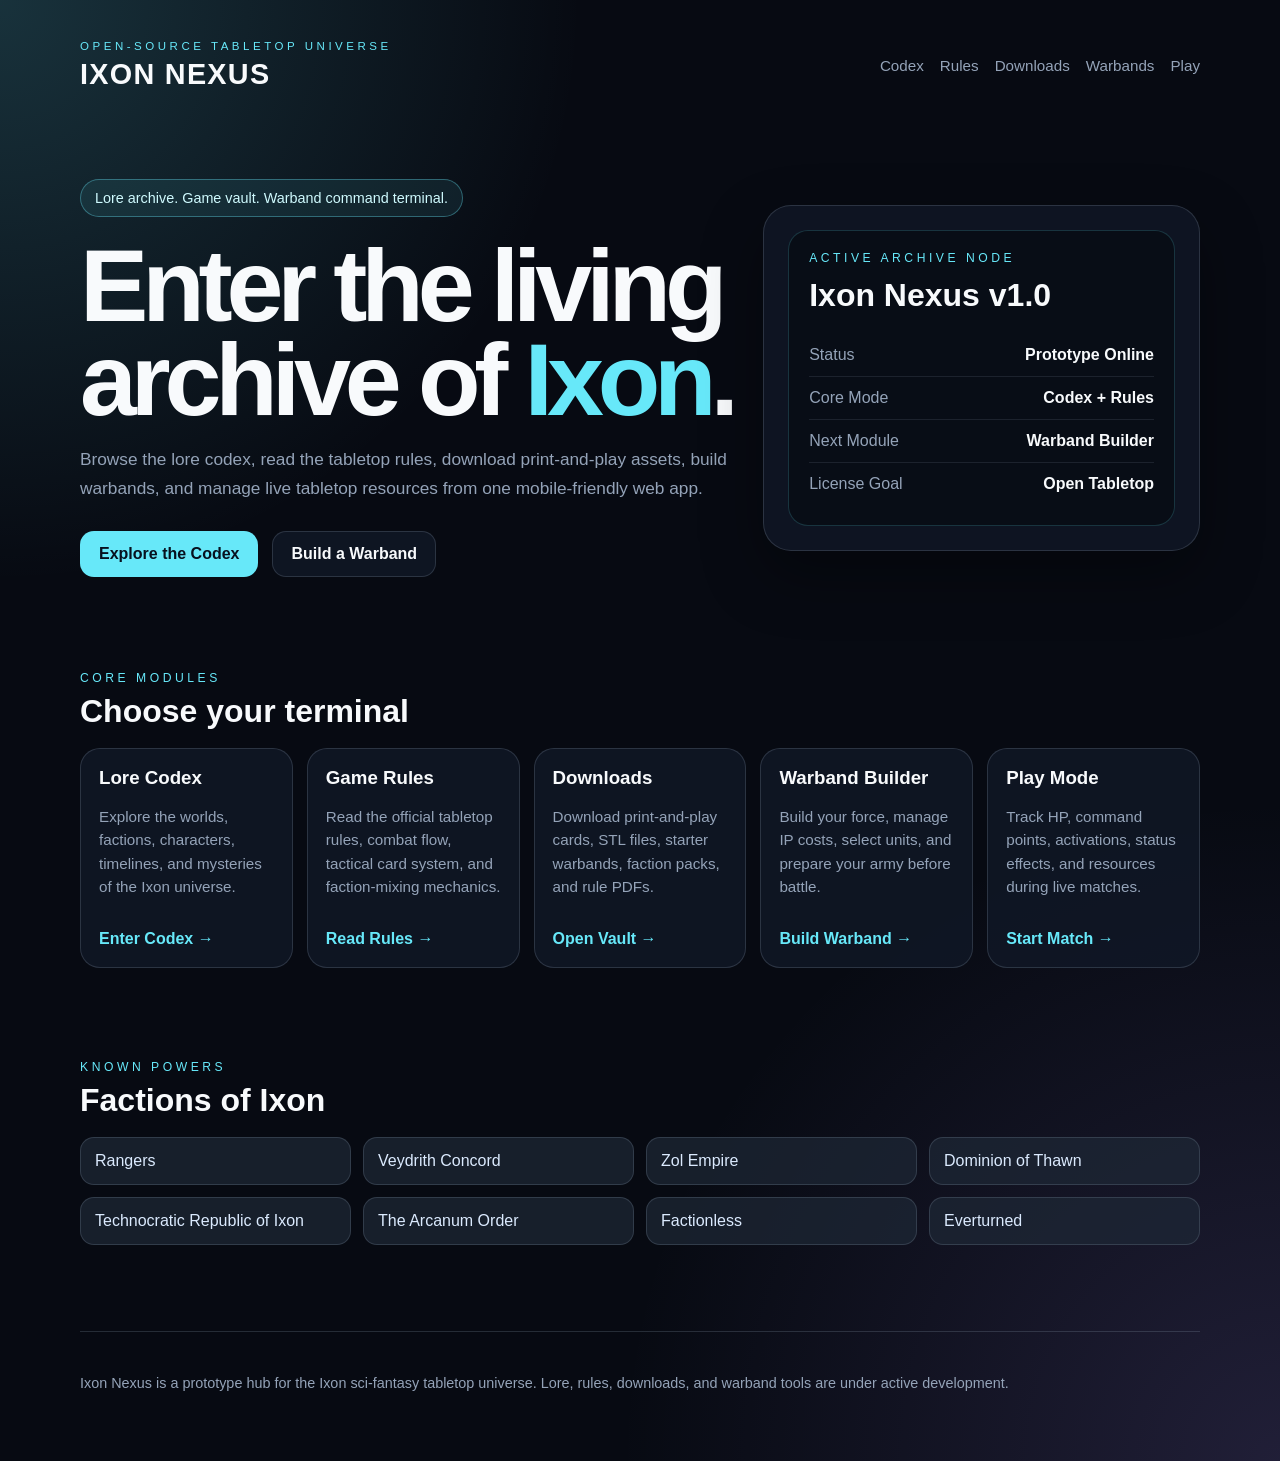
<file: index.html>
<!DOCTYPE html>
<html lang="en">
<head>
  <meta charset="UTF-8" />
  <meta name="viewport" content="width=device-width, initial-scale=1.0" />

<title>Ixon Nexus</title>
  <link rel="icon" href="./favicon.ico" sizes="any" />
  <link rel="apple-touch-icon" href="./apple-touch-icon.png" />
  <link rel="manifest" href="./site.webmanifest" />
  <link rel="stylesheet" href="./styles.css" />
</head>

<body>
  <div class="page">
    <header>
      <div>
        <div class="brand-eyebrow">Open-Source Tabletop Universe</div>
        <div class="brand-title">IXON NEXUS</div>
      </div>

      <nav aria-label="Main navigation">
        <a href="./codex/">Codex</a>
        <a href="./rules/">Rules</a>
        <a href="./downloads/">Downloads</a>
        <a href="./warbands/">Warbands</a>
        <a href="./play/">Play</a>
      </nav>
    </header>

    <main>
      <section class="hero">
        <div>
          <div class="pill">Lore archive. Game vault. Warband command terminal.</div>

          <h1>
            Enter the living archive of
            <span class="gradient-text">Ixon</span>.
          </h1>

          <p>
            Browse the lore codex, read the tabletop rules, download
            print-and-play assets, build warbands, and manage live tabletop
            resources from one mobile-friendly web app.
          </p>

          <div class="actions">
            <a class="button primary" href="./codex/">Explore the Codex</a>
            <a class="button secondary" href="./warbands/">Build a Warband</a>
          </div>
        </div>

        <aside class="status-card" aria-label="Ixon Nexus status">
          <div class="status-inner">
            <div class="section-eyebrow">Active Archive Node</div>
            <h2>Ixon Nexus v1.0</h2>

            <div class="status-row">
              <span>Status</span>
              <strong>Prototype Online</strong>
            </div>

            <div class="status-row">
              <span>Core Mode</span>
              <strong>Codex + Rules</strong>
            </div>

            <div class="status-row">
              <span>Next Module</span>
              <strong>Warband Builder</strong>
            </div>

            <div class="status-row">
              <span>License Goal</span>
              <strong>Open Tabletop</strong>
            </div>
          </div>
        </aside>
      </section>

      <section class="section">
        <div class="section-eyebrow">Core Modules</div>
        <h2>Choose your terminal</h2>

        <div class="grid">
          <a class="module-card" href="./codex/">
            <h3>Lore Codex</h3>
            <p>Explore the worlds, factions, characters, timelines, and mysteries of the Ixon universe.</p>
            <span>Enter Codex →</span>
          </a>

          <a class="module-card" href="./rules/">
            <h3>Game Rules</h3>
            <p>Read the official tabletop rules, combat flow, tactical card system, and faction-mixing mechanics.</p>
            <span>Read Rules →</span>
          </a>

          <a class="module-card" href="./downloads/">
            <h3>Downloads</h3>
            <p>Download print-and-play cards, STL files, starter warbands, faction packs, and rule PDFs.</p>
            <span>Open Vault →</span>
          </a>

          <a class="module-card" href="./warbands/">
            <h3>Warband Builder</h3>
            <p>Build your force, manage IP costs, select units, and prepare your army before battle.</p>
            <span>Build Warband →</span>
          </a>

          <a class="module-card" href="./play">
            <h3>Play Mode</h3>
            <p>Track HP, command points, activations, status effects, and resources during live matches.</p>
            <span>Start Match →</span>
          </a>
        </div>
      </section>

      <section class="section">
        <div class="section-eyebrow">Known Powers</div>
        <h2>Factions of Ixon</h2>

        <div class="factions">
          <div class="faction">Rangers</div>
          <div class="faction">Veydrith Concord</div>
          <div class="faction">Zol Empire</div>
          <div class="faction">Dominion of Thawn</div>
          <div class="faction">Technocratic Republic of Ixon</div>
          <div class="faction">The Arcanum Order</div>
          <div class="faction">Factionless</div>
          <div class="faction">Everturned</div>
        </div>
      </section>
    </main>

    <footer>
      <p>
        Ixon Nexus is a prototype hub for the Ixon sci-fantasy tabletop universe.
        Lore, rules, downloads, and warband tools are under active development.
      </p>
    </footer>
  </div>
</body>
</html>
</file>
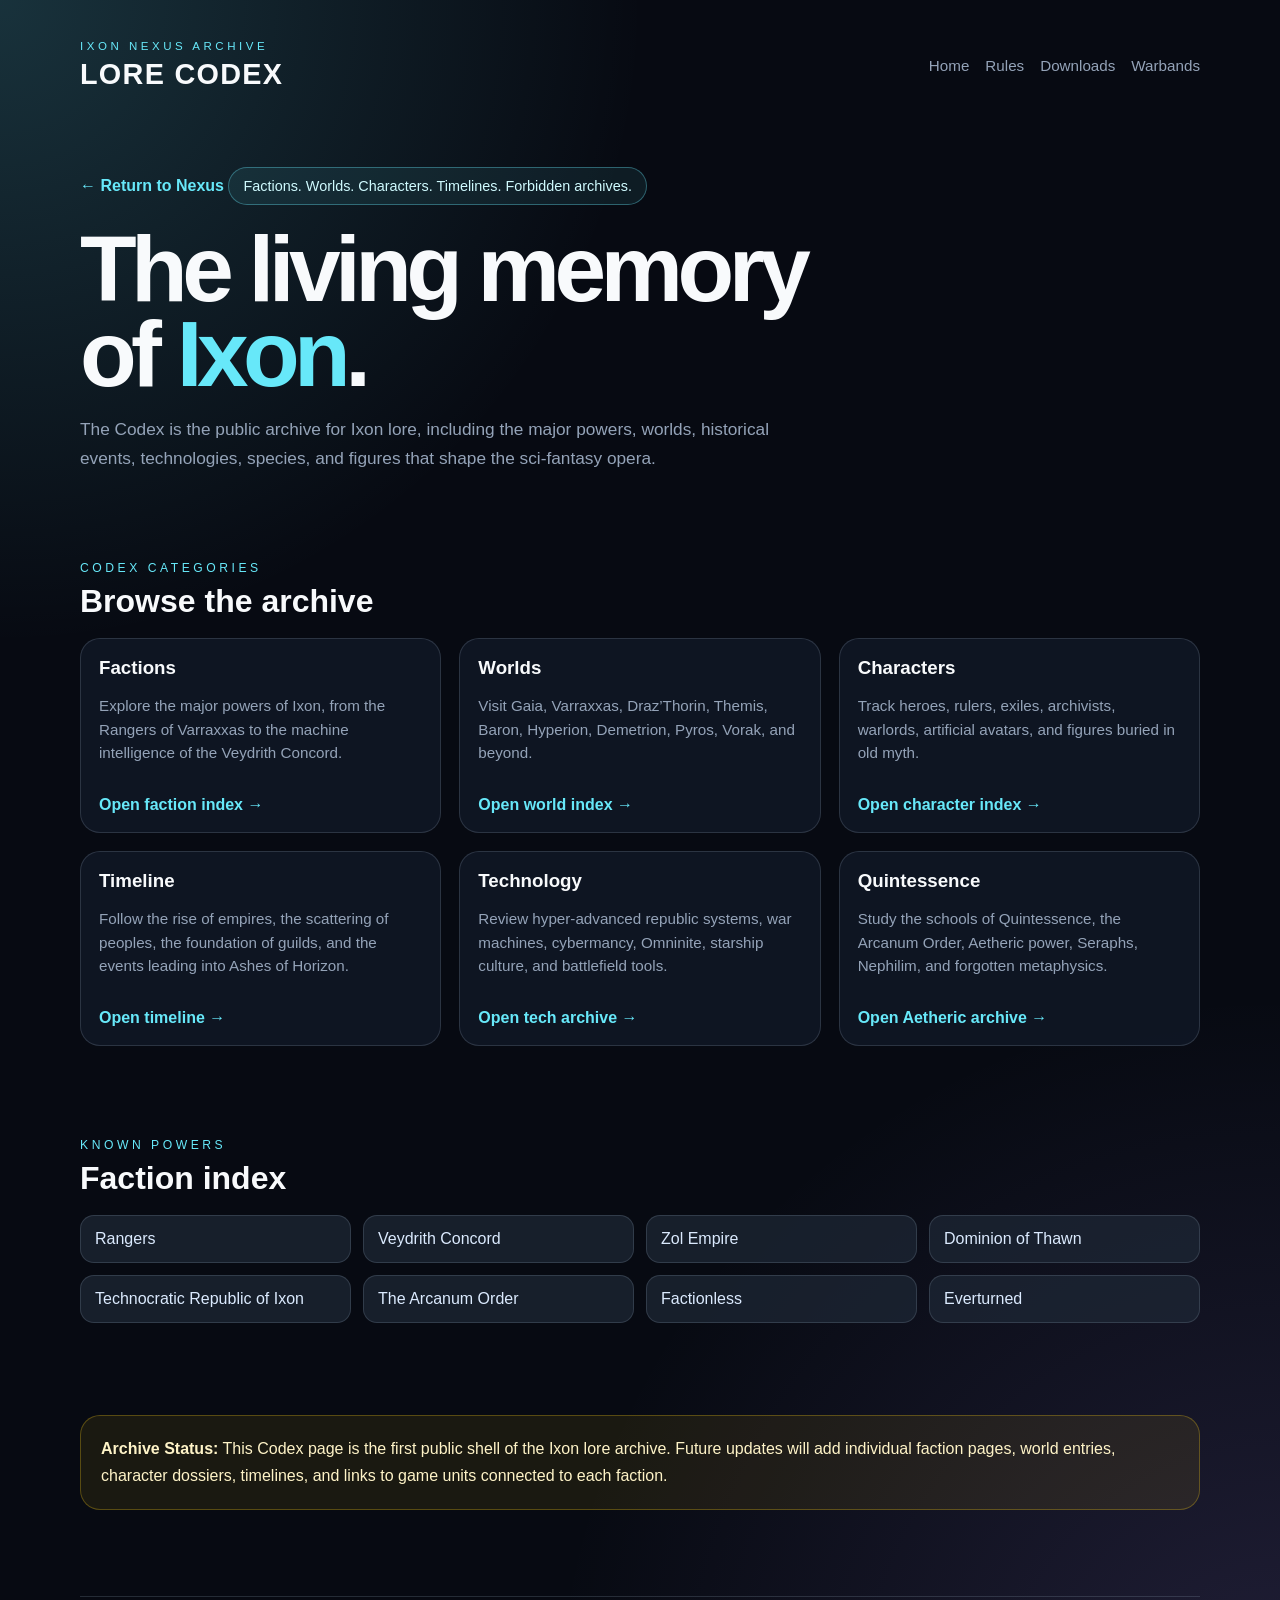
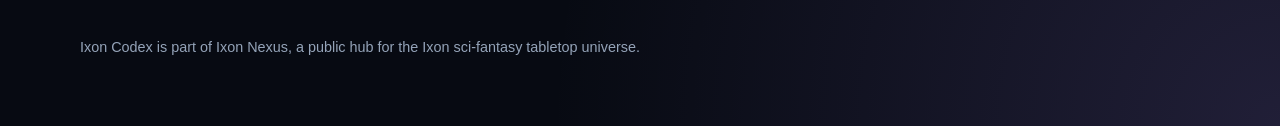
<file: codex/index.html>
<!DOCTYPE html>
<html lang="en">
<head>
  <meta charset="UTF-8" />
  <meta name="viewport" content="width=device-width, initial-scale=1.0" />

<title>Ixon Codex</title
 <link rel="icon" href="../favicon.ico" sizes="any" />
<link rel="apple-touch-icon" href="../apple-touch-icon.png" />
<link rel="manifest" href="../site.webmanifest" />
<link rel="stylesheet" href="../styles.css" />
</head>

<body>
  <div class="page">
    <header>
      <div>
        <div class="brand-eyebrow">Ixon Nexus Archive</div>
        <div class="brand-title">LORE CODEX</div>
      </div>

      <nav aria-label="Main navigation">
        <a href="../">Home</a>
        <a href="../rules/">Rules</a>
        <a href="../downloads/">Downloads</a>
        <a href="../warbands/">Warbands</a>
      </nav>
    </header>

    <main>
      <section class="page-title-section">
        <a class="breadcrumb" href="../">← Return to Nexus</a>

        <div class="pill">Factions. Worlds. Characters. Timelines. Forbidden archives.</div>

        <h1>
          The living memory of
          <span class="gradient-text">Ixon</span>.
        </h1>

        <p class="lead">
          The Codex is the public archive for Ixon lore, including the major
          powers, worlds, historical events, technologies, species, and figures
          that shape the sci-fantasy opera.
        </p>
      </section>

      <section class="section">
        <div class="section-eyebrow">Codex Categories</div>
        <h2>Browse the archive</h2>

        <div class="card-grid">
          <a class="codex-card" href="#factions">
            <h3>Factions</h3>
            <p>
              Explore the major powers of Ixon, from the Rangers of Varraxxas to
              the machine intelligence of the Veydrith Concord.
            </p>
            <span>Open faction index →</span>
          </a>

          <a class="codex-card" href="#worlds">
            <h3>Worlds</h3>
            <p>
              Visit Gaia, Varraxxas, Draz’Thorin, Themis, Baron, Hyperion,
              Demetrion, Pyros, Vorak, and beyond.
            </p>
            <span>Open world index →</span>
          </a>

          <a class="codex-card" href="#characters">
            <h3>Characters</h3>
            <p>
              Track heroes, rulers, exiles, archivists, warlords, artificial
              avatars, and figures buried in old myth.
            </p>
            <span>Open character index →</span>
          </a>

          <a class="codex-card" href="#timeline">
            <h3>Timeline</h3>
            <p>
              Follow the rise of empires, the scattering of peoples, the
              foundation of guilds, and the events leading into Ashes of Horizon.
            </p>
            <span>Open timeline →</span>
          </a>

          <a class="codex-card" href="#technology">
            <h3>Technology</h3>
            <p>
              Review hyper-advanced republic systems, war machines, cybermancy,
              Omninite, starship culture, and battlefield tools.
            </p>
            <span>Open tech archive →</span>
          </a>

          <a class="codex-card" href="#arcanum">
            <h3>Quintessence</h3>
            <p>
              Study the schools of Quintessence, the Arcanum Order, Aetheric
              power, Seraphs, Nephilim, and forgotten metaphysics.
            </p>
            <span>Open Aetheric archive →</span>
          </a>
        </div>
      </section>

      <section class="section" id="factions">
        <div class="section-eyebrow">Known Powers</div>
        <h2>Faction index</h2>

        <div class="factions">
          <div class="faction">Rangers</div>
          <div class="faction">Veydrith Concord</div>
          <div class="faction">Zol Empire</div>
          <div class="faction">Dominion of Thawn</div>
          <div class="faction">Technocratic Republic of Ixon</div>
          <div class="faction">The Arcanum Order</div>
          <div class="faction">Factionless</div>
          <div class="faction">Everturned</div>
        </div>
      </section>

      <section class="section">
        <div class="notice">
          <strong>Archive Status:</strong>
          This Codex page is the first public shell of the Ixon lore archive.
          Future updates will add individual faction pages, world entries,
          character dossiers, timelines, and links to game units connected to
          each faction.
        </div>
      </section>
    </main>

    <footer>
      <p>
        Ixon Codex is part of Ixon Nexus, a public hub for the Ixon sci-fantasy
        tabletop universe.
      </p>
    </footer>
  </div>
</body>
</html>
</file>
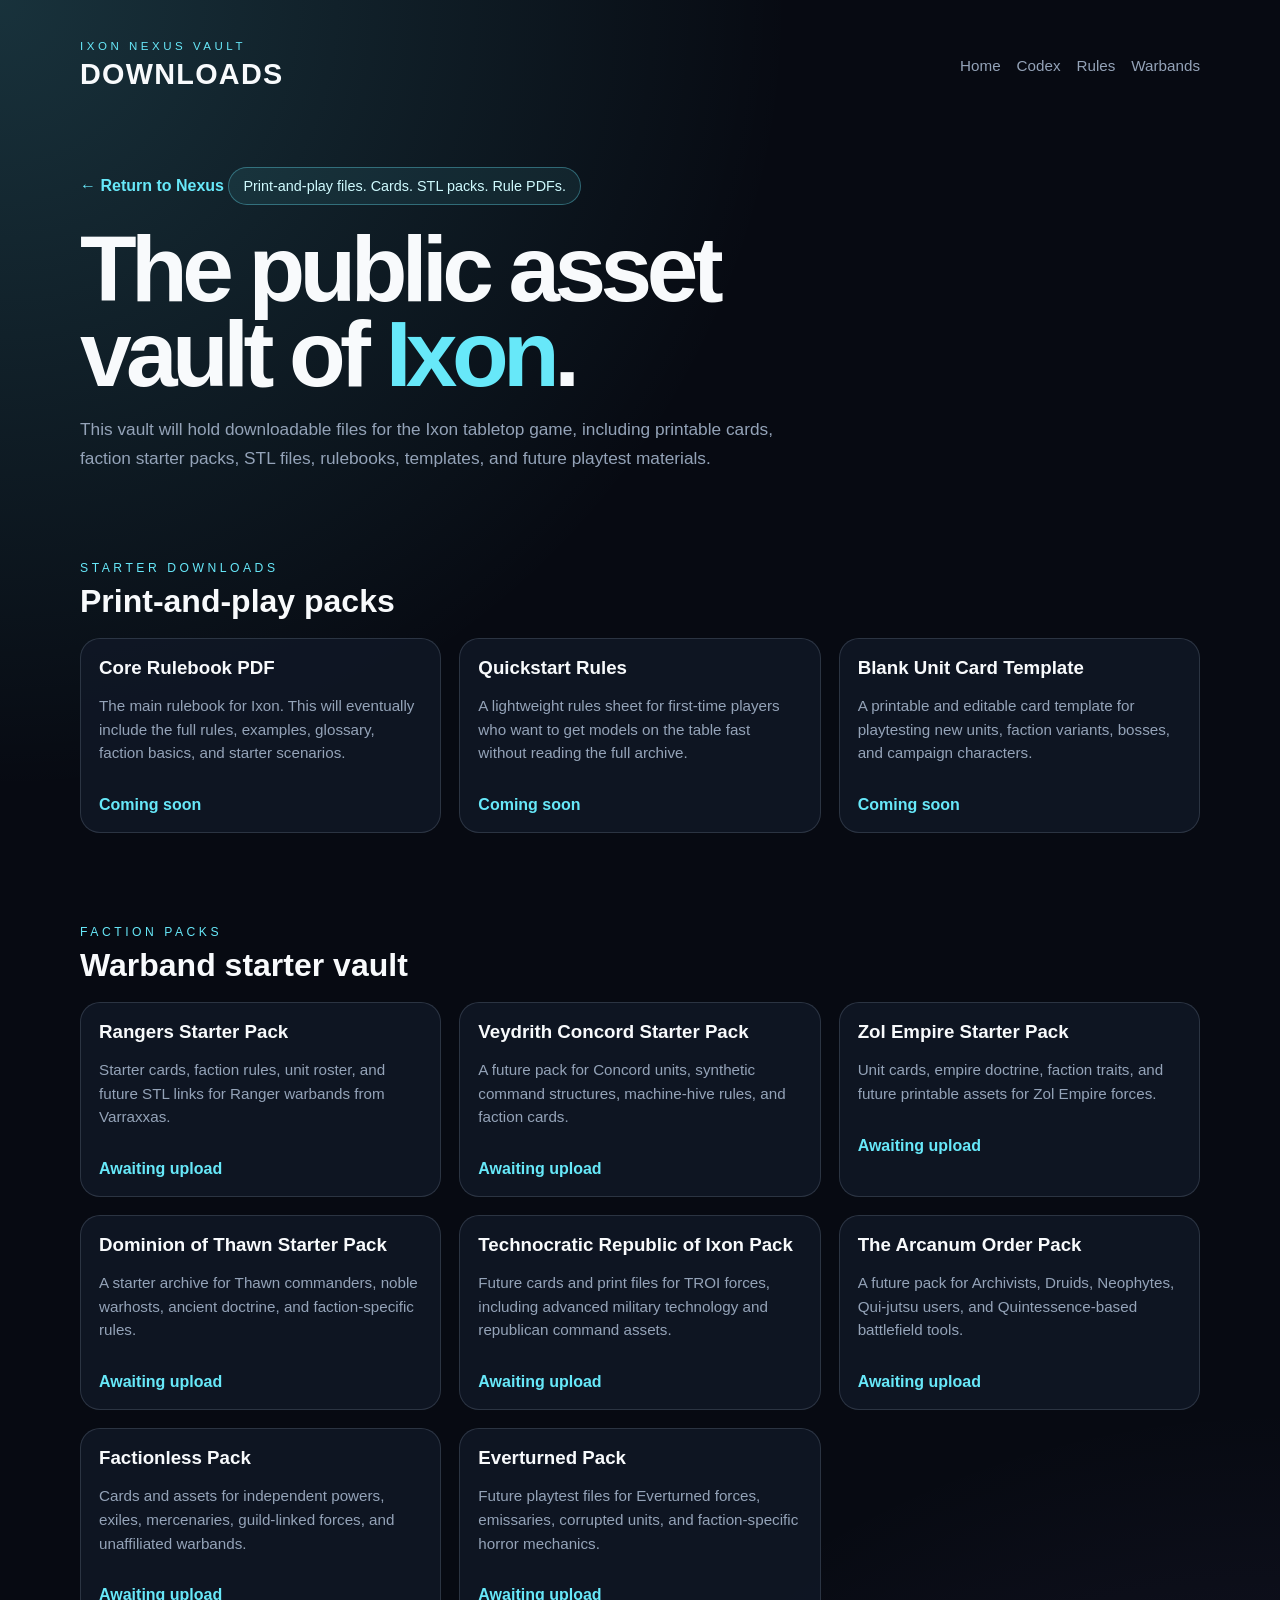
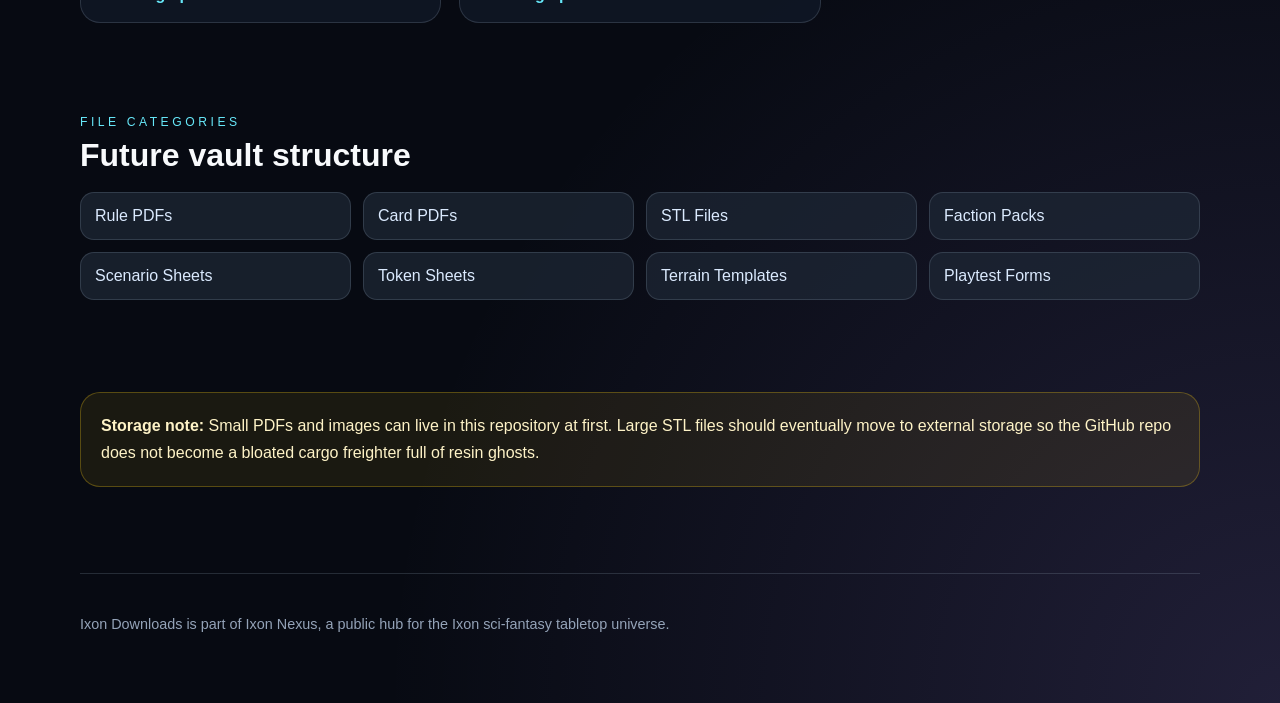
<file: downloads/index.html>
<!DOCTYPE html>
<html lang="en">
<head>
  <meta charset="UTF-8" />
  <meta name="viewport" content="width=device-width, initial-scale=1.0" />

  <title>Ixon Downloads</title>
<link rel="icon" href="../favicon.ico" sizes="any" />
<link rel="apple-touch-icon" href="../apple-touch-icon.png" />
<link rel="manifest" href="../site.webmanifest" />
<link rel="stylesheet" href="../styles.css" />
</head>

<body>
  <div class="page">
    <header>
      <div>
        <div class="brand-eyebrow">Ixon Nexus Vault</div>
        <div class="brand-title">DOWNLOADS</div>
      </div>

      <nav aria-label="Main navigation">
        <a href="../">Home</a>
        <a href="../codex/">Codex</a>
        <a href="../rules/">Rules</a>
        <a href="../warbands/">Warbands</a>
      </nav>
    </header>

    <main>
      <section class="page-title-section">
        <a class="breadcrumb" href="../">← Return to Nexus</a>

        <div class="pill">Print-and-play files. Cards. STL packs. Rule PDFs.</div>

        <h1>
          The public asset vault of
          <span class="gradient-text">Ixon</span>.
        </h1>

        <p class="lead">
          This vault will hold downloadable files for the Ixon tabletop game,
          including printable cards, faction starter packs, STL files, rulebooks,
          templates, and future playtest materials.
        </p>
      </section>

      <section class="section">
        <div class="section-eyebrow">Starter Downloads</div>
        <h2>Print-and-play packs</h2>

        <div class="card-grid">
          <div class="codex-card">
            <h3>Core Rulebook PDF</h3>
            <p>
              The main rulebook for Ixon. This will eventually include the full
              rules, examples, glossary, faction basics, and starter scenarios.
            </p>
            <span>Coming soon</span>
          </div>

          <div class="codex-card">
            <h3>Quickstart Rules</h3>
            <p>
              A lightweight rules sheet for first-time players who want to get
              models on the table fast without reading the full archive.
            </p>
            <span>Coming soon</span>
          </div>

          <div class="codex-card">
            <h3>Blank Unit Card Template</h3>
            <p>
              A printable and editable card template for playtesting new units,
              faction variants, bosses, and campaign characters.
            </p>
            <span>Coming soon</span>
          </div>
        </div>
      </section>

      <section class="section">
        <div class="section-eyebrow">Faction Packs</div>
        <h2>Warband starter vault</h2>

        <div class="card-grid">
          <div class="codex-card">
            <h3>Rangers Starter Pack</h3>
            <p>
              Starter cards, faction rules, unit roster, and future STL links for
              Ranger warbands from Varraxxas.
            </p>
            <span>Awaiting upload</span>
          </div>

          <div class="codex-card">
            <h3>Veydrith Concord Starter Pack</h3>
            <p>
              A future pack for Concord units, synthetic command structures,
              machine-hive rules, and faction cards.
            </p>
            <span>Awaiting upload</span>
          </div>

          <div class="codex-card">
            <h3>Zol Empire Starter Pack</h3>
            <p>
              Unit cards, empire doctrine, faction traits, and future printable
              assets for Zol Empire forces.
            </p>
            <span>Awaiting upload</span>
          </div>

          <div class="codex-card">
            <h3>Dominion of Thawn Starter Pack</h3>
            <p>
              A starter archive for Thawn commanders, noble warhosts, ancient
              doctrine, and faction-specific rules.
            </p>
            <span>Awaiting upload</span>
          </div>

          <div class="codex-card">
            <h3>Technocratic Republic of Ixon Pack</h3>
            <p>
              Future cards and print files for TROI forces, including advanced
              military technology and republican command assets.
            </p>
            <span>Awaiting upload</span>
          </div>

          <div class="codex-card">
            <h3>The Arcanum Order Pack</h3>
            <p>
              A future pack for Archivists, Druids, Neophytes, Qui-jutsu users,
              and Quintessence-based battlefield tools.
            </p>
            <span>Awaiting upload</span>
          </div>

          <div class="codex-card">
            <h3>Factionless Pack</h3>
            <p>
              Cards and assets for independent powers, exiles, mercenaries,
              guild-linked forces, and unaffiliated warbands.
            </p>
            <span>Awaiting upload</span>
          </div>

          <div class="codex-card">
            <h3>Everturned Pack</h3>
            <p>
              Future playtest files for Everturned forces, emissaries, corrupted
              units, and faction-specific horror mechanics.
            </p>
            <span>Awaiting upload</span>
          </div>
        </div>
      </section>

      <section class="section">
        <div class="section-eyebrow">File Categories</div>
        <h2>Future vault structure</h2>

        <div class="factions">
          <div class="faction">Rule PDFs</div>
          <div class="faction">Card PDFs</div>
          <div class="faction">STL Files</div>
          <div class="faction">Faction Packs</div>
          <div class="faction">Scenario Sheets</div>
          <div class="faction">Token Sheets</div>
          <div class="faction">Terrain Templates</div>
          <div class="faction">Playtest Forms</div>
        </div>
      </section>

      <section class="section">
        <div class="notice">
          <strong>Storage note:</strong>
          Small PDFs and images can live in this repository at first. Large STL
          files should eventually move to external storage so the GitHub repo
          does not become a bloated cargo freighter full of resin ghosts.
        </div>
      </section>
    </main>

    <footer>
      <p>
        Ixon Downloads is part of Ixon Nexus, a public hub for the Ixon
        sci-fantasy tabletop universe.
      </p>
    </footer>
  </div>
</body>
</html>
</file>
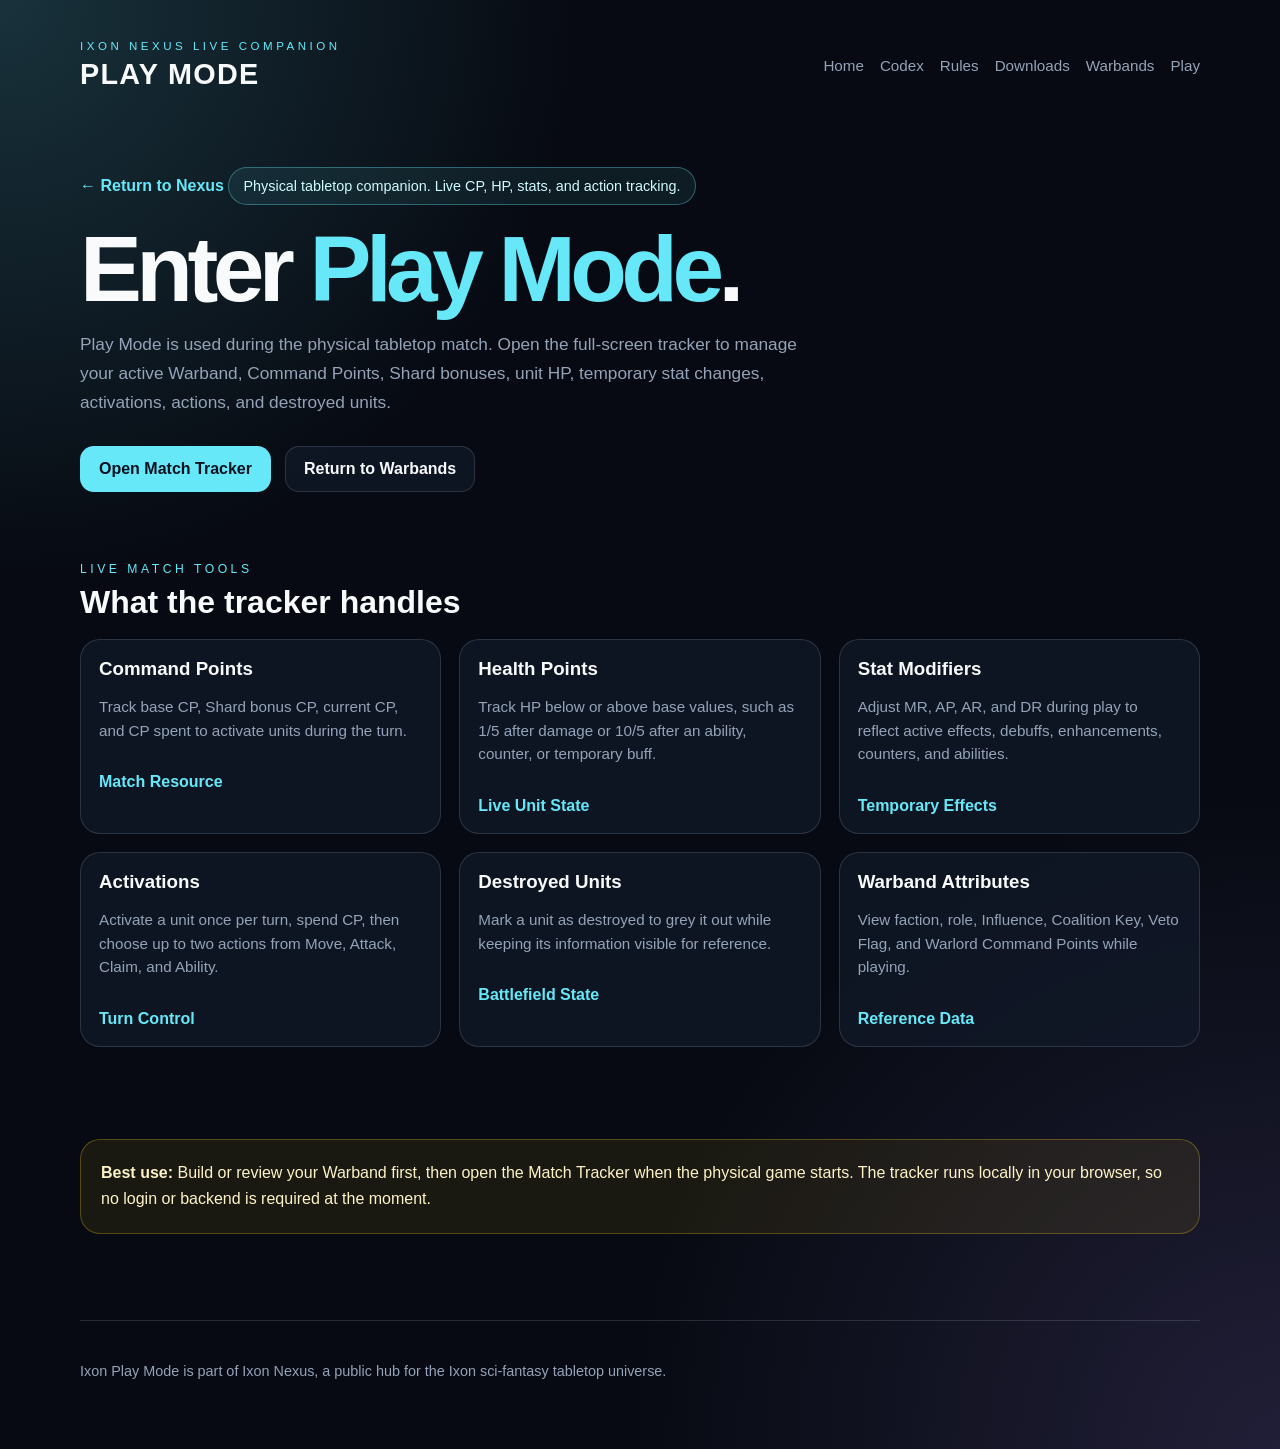
<file: play/index.html>
<!DOCTYPE html>
<html lang="en">
<head>
  <meta charset="UTF-8" />
  <meta name="viewport" content="width=device-width, initial-scale=1.0" />

  <title>Ixon Play Mode</title>

  <link rel="icon" href="../favicon.ico" sizes="any" />
  <link rel="apple-touch-icon" href="../apple-touch-icon.png" />
  <link rel="manifest" href="../site.webmanifest" />
  <link rel="stylesheet" href="../styles.css" />
</head>

<body>
  <div class="page">
    <header>
      <div>
        <div class="brand-eyebrow">Ixon Nexus Live Companion</div>
        <div class="brand-title">PLAY MODE</div>
      </div>

      <nav aria-label="Main navigation">
        <a href="../">Home</a>
        <a href="../codex/">Codex</a>
        <a href="../rules/">Rules</a>
        <a href="../downloads/">Downloads</a>
        <a href="../warbands/">Warbands</a>
        <a href="./">Play</a>
      </nav>
    </header>

    <main>
      <section class="page-title-section">
        <a class="breadcrumb" href="../">← Return to Nexus</a>

        <div class="pill">Physical tabletop companion. Live CP, HP, stats, and action tracking.</div>

        <h1>
          Enter
          <span class="gradient-text">Play Mode</span>.
        </h1>

        <p class="lead">
          Play Mode is used during the physical tabletop match. Open the full-screen
          tracker to manage your active Warband, Command Points, Shard bonuses,
          unit HP, temporary stat changes, activations, actions, and destroyed units.
        </p>

        <div class="actions">
          <a class="button primary" href="./tracker.html">Open Match Tracker</a>
          <a class="button secondary" href="../warbands/">Return to Warbands</a>
        </div>
      </section>

      <section class="section">
        <div class="section-eyebrow">Live Match Tools</div>
        <h2>What the tracker handles</h2>

        <div class="card-grid">
          <div class="codex-card">
            <h3>Command Points</h3>
            <p>
              Track base CP, Shard bonus CP, current CP, and CP spent to activate
              units during the turn.
            </p>
            <span>Match Resource</span>
          </div>

          <div class="codex-card">
            <h3>Health Points</h3>
            <p>
              Track HP below or above base values, such as 1/5 after damage or 10/5
              after an ability, counter, or temporary buff.
            </p>
            <span>Live Unit State</span>
          </div>

          <div class="codex-card">
            <h3>Stat Modifiers</h3>
            <p>
              Adjust MR, AP, AR, and DR during play to reflect active effects,
              debuffs, enhancements, counters, and abilities.
            </p>
            <span>Temporary Effects</span>
          </div>

          <div class="codex-card">
            <h3>Activations</h3>
            <p>
              Activate a unit once per turn, spend CP, then choose up to two actions
              from Move, Attack, Claim, and Ability.
            </p>
            <span>Turn Control</span>
          </div>

          <div class="codex-card">
            <h3>Destroyed Units</h3>
            <p>
              Mark a unit as destroyed to grey it out while keeping its information
              visible for reference.
            </p>
            <span>Battlefield State</span>
          </div>

          <div class="codex-card">
            <h3>Warband Attributes</h3>
            <p>
              View faction, role, Influence, Coalition Key, Veto Flag, and Warlord
              Command Points while playing.
            </p>
            <span>Reference Data</span>
          </div>
        </div>
      </section>

      <section class="section">
        <div class="notice">
          <strong>Best use:</strong>
          Build or review your Warband first, then open the Match Tracker when the
          physical game starts. The tracker runs locally in your browser, so no login
          or backend is required at the moment.
        </div>
      </section>
    </main>

    <footer>
      <p>
        Ixon Play Mode is part of Ixon Nexus, a public hub for the Ixon
        sci-fantasy tabletop universe.
      </p>
    </footer>
  </div>
</body>
</html>
</file>
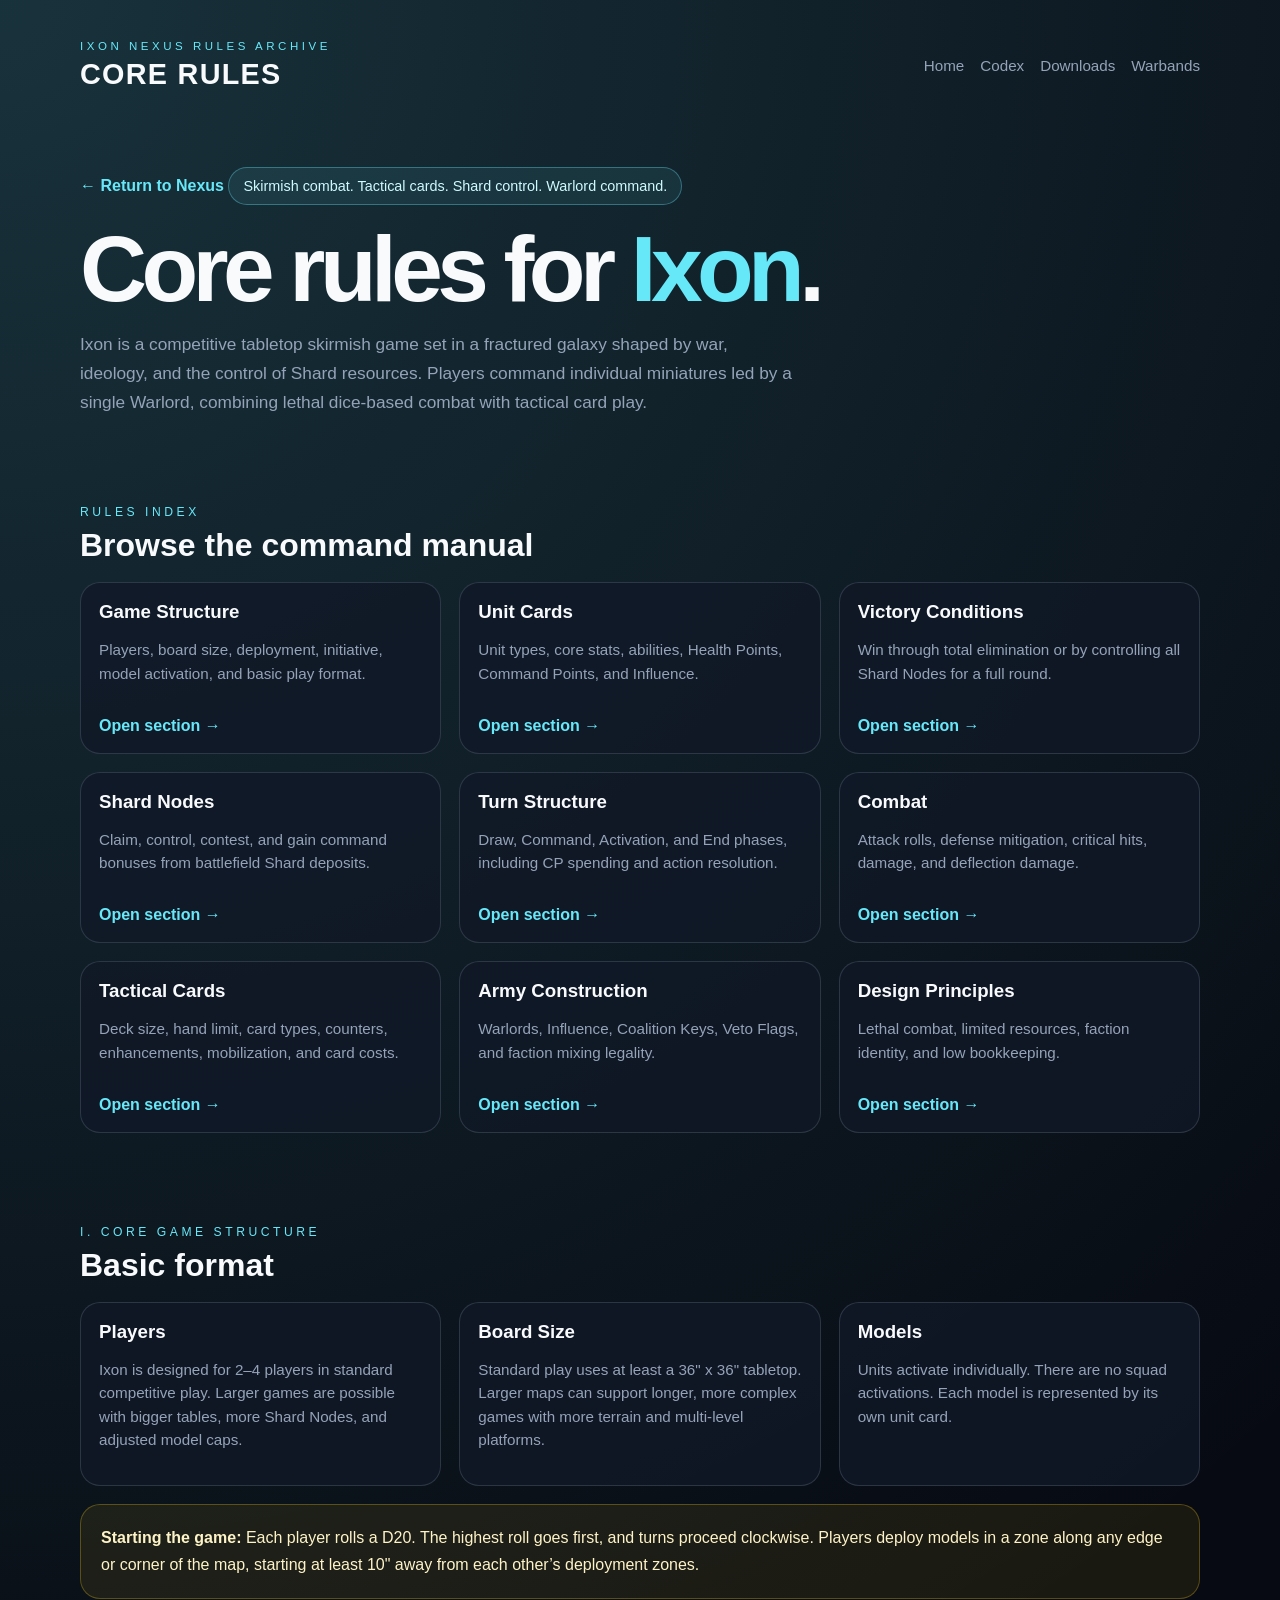
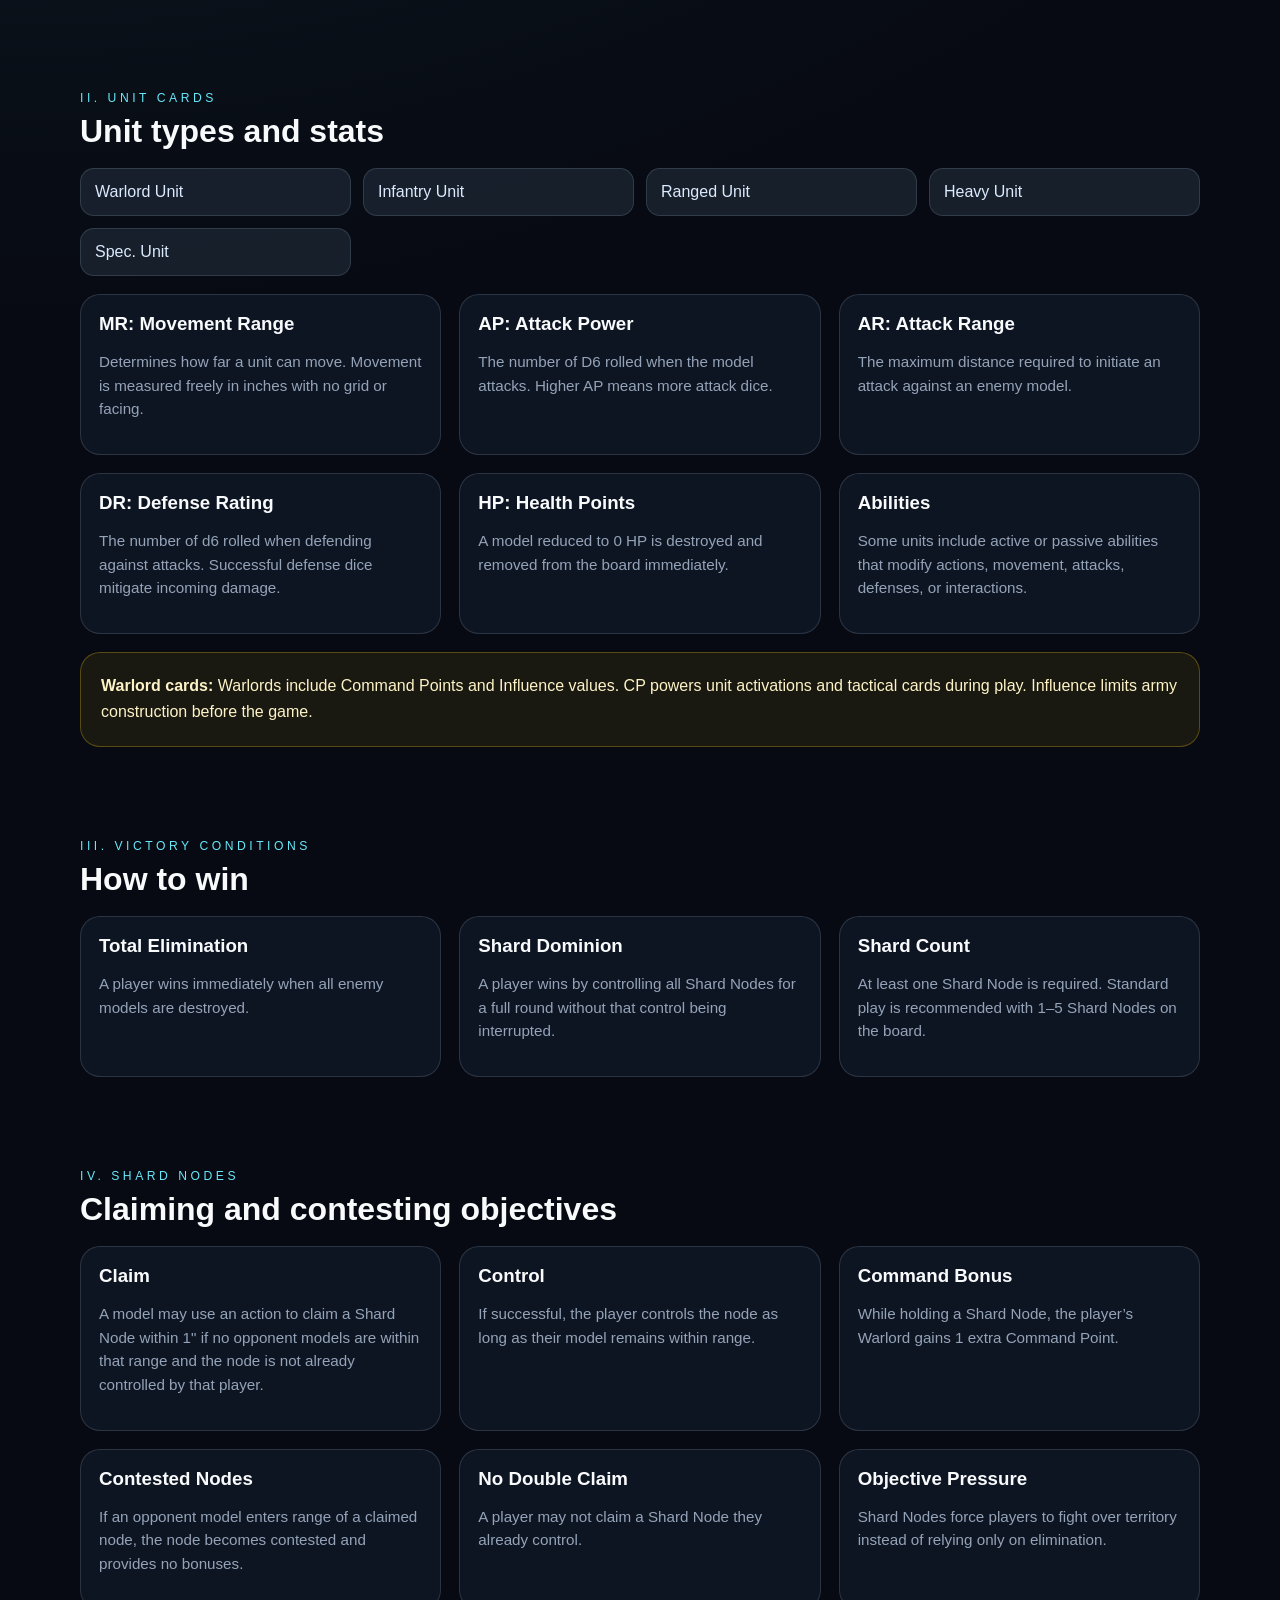
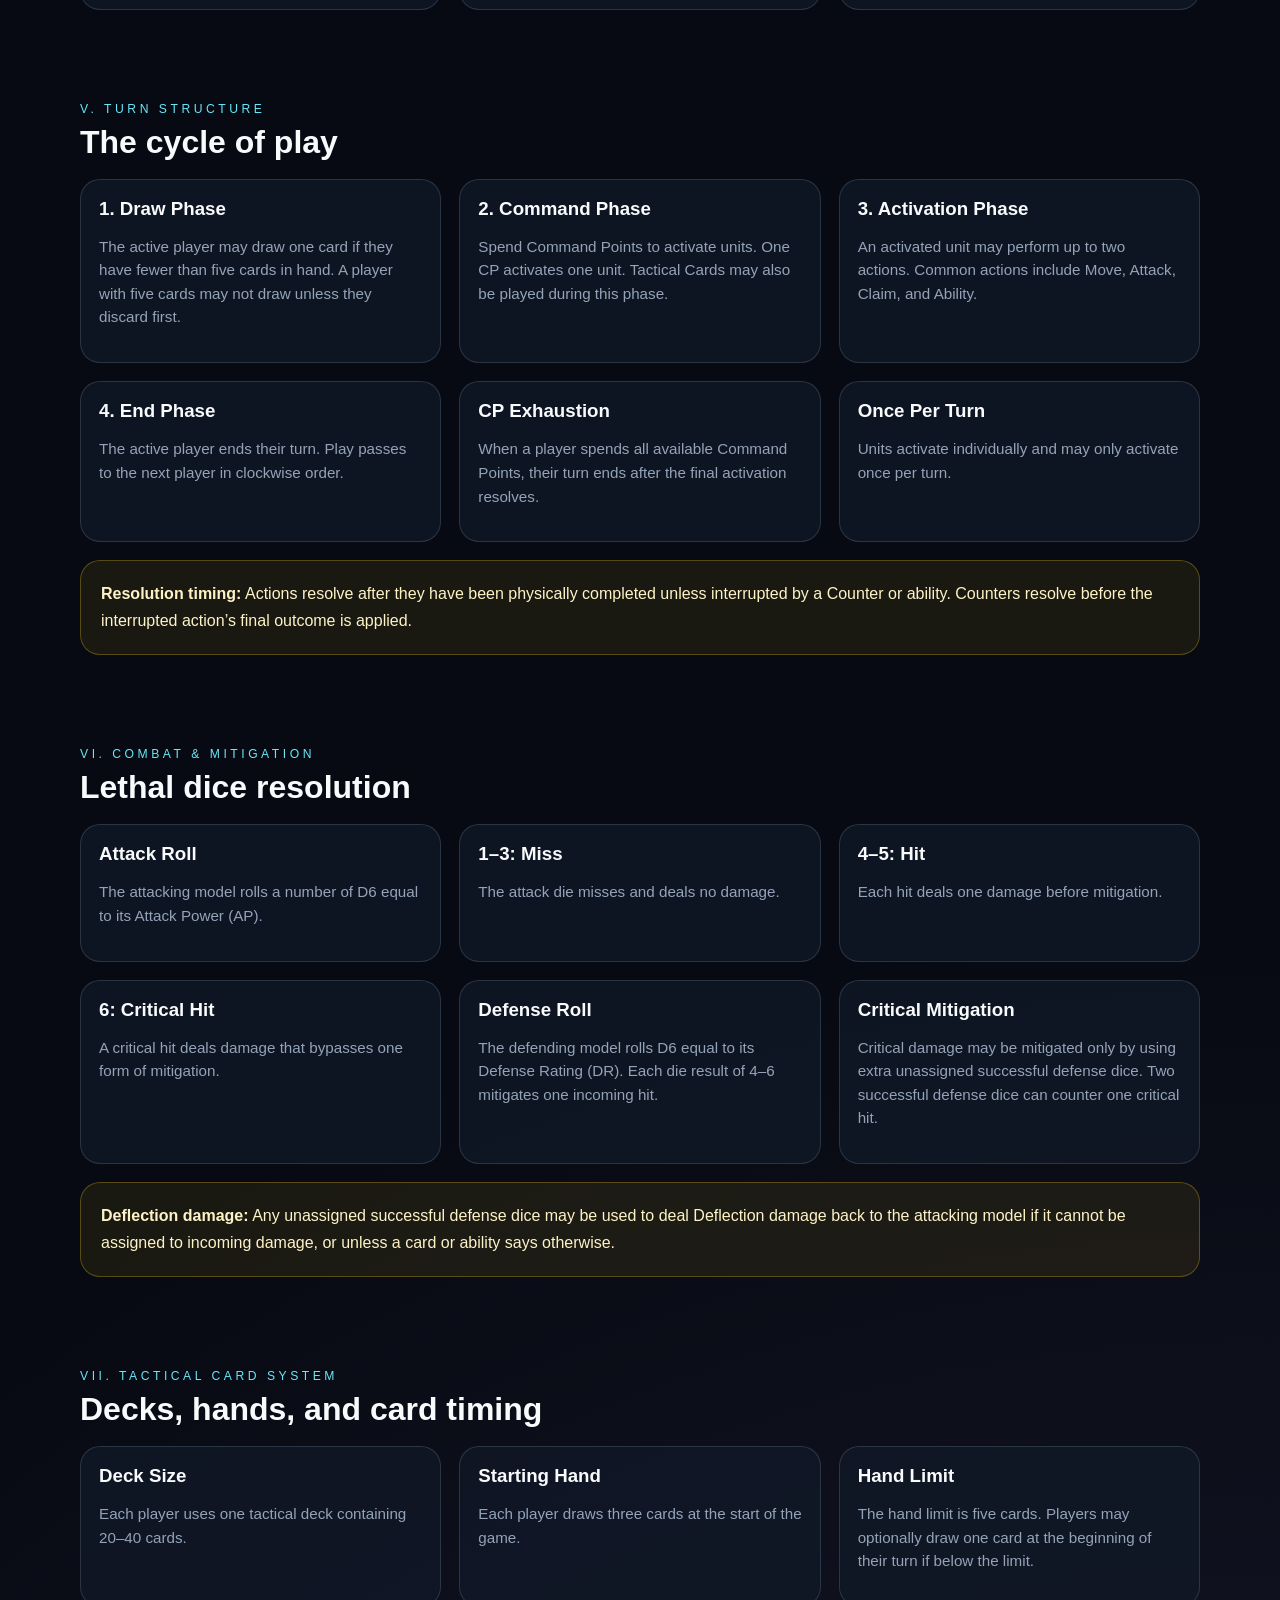
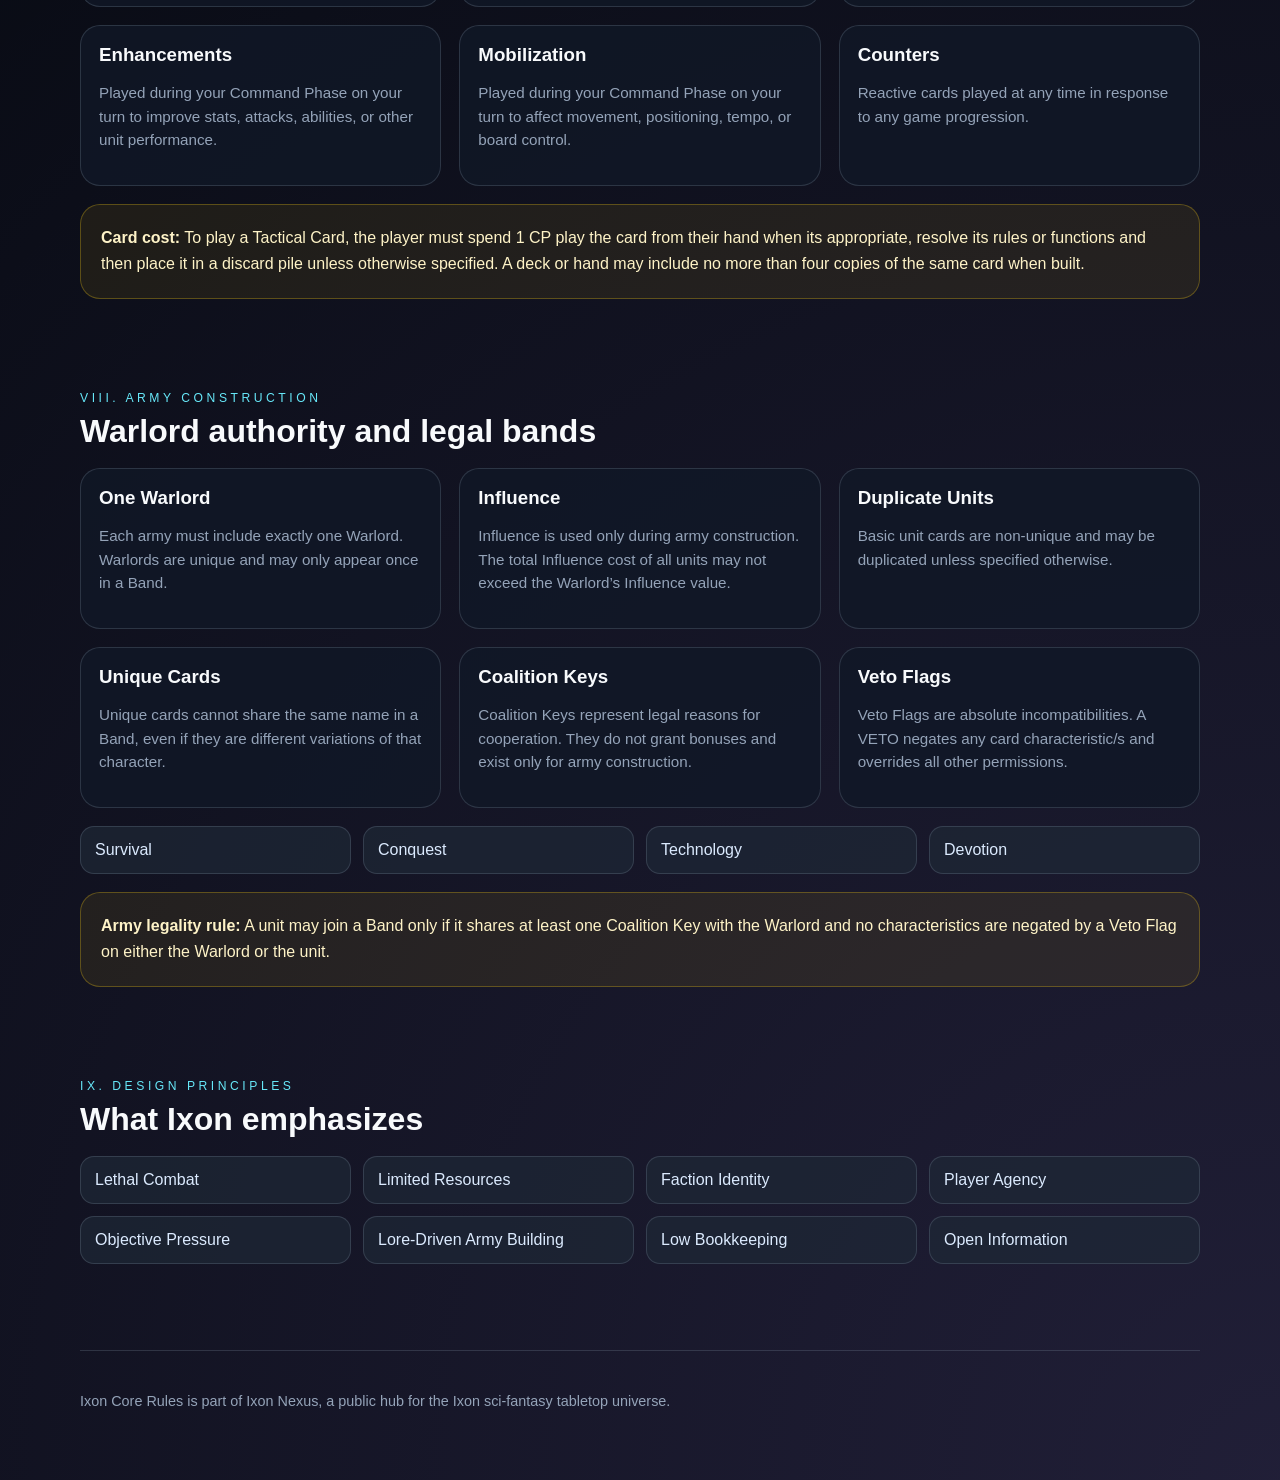
<file: rules/index.html>
<!DOCTYPE html>
<html lang="en">
<head>
  <meta charset="UTF-8" />
  <meta name="viewport" content="width=device-width, initial-scale=1.0" />

  <title>Ixon Core Rules</title>
<link rel="icon" href="../favicon.ico" sizes="any" />
<link rel="apple-touch-icon" href="../apple-touch-icon.png" />
<link rel="manifest" href="../site.webmanifest" />
<link rel="stylesheet" href="../styles.css" />
</head>

<body>
  <div class="page">
    <header>
      <div>
        <div class="brand-eyebrow">Ixon Nexus Rules Archive</div>
        <div class="brand-title">CORE RULES</div>
      </div>

      <nav aria-label="Main navigation">
        <a href="../">Home</a>
        <a href="../codex/">Codex</a>
        <a href="../downloads/">Downloads</a>
        <a href="../warbands/">Warbands</a>
      </nav>
    </header>

    <main>
      <section class="page-title-section">
        <a class="breadcrumb" href="../">← Return to Nexus</a>

        <div class="pill">Skirmish combat. Tactical cards. Shard control. Warlord command.</div>

        <h1>
          Core rules for
          <span class="gradient-text">Ixon</span>.
        </h1>

        <p class="lead">
          Ixon is a competitive tabletop skirmish game set in a fractured galaxy
          shaped by war, ideology, and the control of Shard resources. Players
          command individual miniatures led by a single Warlord, combining lethal
          dice-based combat with tactical card play.
        </p>
      </section>

      <section class="section">
        <div class="section-eyebrow">Rules Index</div>
        <h2>Browse the command manual</h2>

        <div class="card-grid">
          <a class="codex-card" href="#game-structure">
            <h3>Game Structure</h3>
            <p>Players, board size, deployment, initiative, model activation, and basic play format.</p>
            <span>Open section →</span>
          </a>

          <a class="codex-card" href="#unit-cards">
            <h3>Unit Cards</h3>
            <p>Unit types, core stats, abilities, Health Points, Command Points, and Influence.</p>
            <span>Open section →</span>
          </a>

          <a class="codex-card" href="#victory">
            <h3>Victory Conditions</h3>
            <p>Win through total elimination or by controlling all Shard Nodes for a full round.</p>
            <span>Open section →</span>
          </a>

          <a class="codex-card" href="#shard-nodes">
            <h3>Shard Nodes</h3>
            <p>Claim, control, contest, and gain command bonuses from battlefield Shard deposits.</p>
            <span>Open section →</span>
          </a>

          <a class="codex-card" href="#turn-structure">
            <h3>Turn Structure</h3>
            <p>Draw, Command, Activation, and End phases, including CP spending and action resolution.</p>
            <span>Open section →</span>
          </a>

          <a class="codex-card" href="#combat">
            <h3>Combat</h3>
            <p>Attack rolls, defense mitigation, critical hits, damage, and deflection damage.</p>
            <span>Open section →</span>
          </a>

          <a class="codex-card" href="#cards">
            <h3>Tactical Cards</h3>
            <p>Deck size, hand limit, card types, counters, enhancements, mobilization, and card costs.</p>
            <span>Open section →</span>
          </a>

          <a class="codex-card" href="#army-construction">
            <h3>Army Construction</h3>
            <p>Warlords, Influence, Coalition Keys, Veto Flags, and faction mixing legality.</p>
            <span>Open section →</span>
          </a>

          <a class="codex-card" href="#design-principles">
            <h3>Design Principles</h3>
            <p>Lethal combat, limited resources, faction identity, and low bookkeeping.</p>
            <span>Open section →</span>
          </a>
        </div>
      </section>

      <section class="section" id="game-structure">
        <div class="section-eyebrow">I. Core Game Structure</div>
        <h2>Basic format</h2>

        <div class="card-grid">
          <div class="codex-card">
            <h3>Players</h3>
            <p>
              Ixon is designed for 2–4 players in standard competitive play. Larger
              games are possible with bigger tables, more Shard Nodes, and adjusted
              model caps.
            </p>
          </div>

          <div class="codex-card">
            <h3>Board Size</h3>
            <p>
              Standard play uses at least a 36&quot; x 36&quot; tabletop. Larger maps
              can support longer, more complex games with more terrain and multi-level
              platforms.
            </p>
          </div>

          <div class="codex-card">
            <h3>Models</h3>
            <p>
              Units activate individually. There are no squad activations. Each model
              is represented by its own unit card.
            </p>
          </div>
        </div>

        <div class="notice" style="margin-top: 18px;">
          <strong>Starting the game:</strong>
          Each player rolls a D20. The highest roll goes first, and turns proceed
          clockwise. Players deploy models in a zone along any edge or corner of the
          map, starting at least 10&quot; away from each other’s deployment zones.
        </div>
      </section>

      <section class="section" id="unit-cards">
        <div class="section-eyebrow">II. Unit Cards</div>
        <h2>Unit types and stats</h2>

        <div class="factions">
          <div class="faction">Warlord Unit</div>
          <div class="faction">Infantry Unit</div>
          <div class="faction">Ranged Unit</div>
          <div class="faction">Heavy Unit</div>
          <div class="faction">Spec. Unit</div>
        </div>

        <div class="card-grid" style="margin-top: 18px;">
          <div class="codex-card">
            <h3>MR: Movement Range</h3>
            <p>
              Determines how far a unit can move. Movement is measured freely in
              inches with no grid or facing.
            </p>
          </div>

          <div class="codex-card">
            <h3>AP: Attack Power</h3>
            <p>
              The number of D6 rolled when the model attacks. Higher AP means more
              attack dice.
            </p>
          </div>

          <div class="codex-card">
            <h3>AR: Attack Range</h3>
            <p>
              The maximum distance required to initiate an attack against an enemy
              model.
            </p>
          </div>

          <div class="codex-card">
            <h3>DR: Defense Rating</h3>
            <p>
              The number of d6 rolled when defending against attacks. Successful
              defense dice mitigate incoming damage.
            </p>
          </div>

          <div class="codex-card">
            <h3>HP: Health Points</h3>
            <p>
              A model reduced to 0 HP is destroyed and removed from the board
              immediately.
            </p>
          </div>

          <div class="codex-card">
            <h3>Abilities</h3>
            <p>
              Some units include active or passive abilities that modify actions,
              movement, attacks, defenses, or interactions.
            </p>
          </div>
        </div>

        <div class="notice" style="margin-top: 18px;">
          <strong>Warlord cards:</strong>
          Warlords include Command Points and Influence values. CP powers unit
          activations and tactical cards during play. Influence limits army construction before the game.
        </div>
      </section>

      <section class="section" id="victory">
        <div class="section-eyebrow">III. Victory Conditions</div>
        <h2>How to win</h2>

        <div class="card-grid">
          <div class="codex-card">
            <h3>Total Elimination</h3>
            <p>
              A player wins immediately when all enemy models are destroyed.
            </p>
          </div>

          <div class="codex-card">
            <h3>Shard Dominion</h3>
            <p>
              A player wins by controlling all Shard Nodes for a full round without
              that control being interrupted.
            </p>
          </div>

          <div class="codex-card">
            <h3>Shard Count</h3>
            <p>
              At least one Shard Node is required. Standard play is recommended with
              1–5 Shard Nodes on the board.
            </p>
          </div>
        </div>
      </section>

      <section class="section" id="shard-nodes">
        <div class="section-eyebrow">IV. Shard Nodes</div>
        <h2>Claiming and contesting objectives</h2>

        <div class="card-grid">
          <div class="codex-card">
            <h3>Claim</h3>
            <p>
              A model may use an action to claim a Shard Node within 1&quot; if no
              opponent models are within that range and the node is not already
              controlled by that player.
            </p>
          </div>

          <div class="codex-card">
            <h3>Control</h3>
            <p>
              If successful, the player controls the node as long as their model
              remains within range.
            </p>
          </div>

          <div class="codex-card">
            <h3>Command Bonus</h3>
            <p>
              While holding a Shard Node, the player’s Warlord gains 1 extra Command
              Point.
            </p>
          </div>

          <div class="codex-card">
            <h3>Contested Nodes</h3>
            <p>
              If an opponent model enters range of a claimed node, the node becomes
              contested and provides no bonuses.
            </p>
          </div>

          <div class="codex-card">
            <h3>No Double Claim</h3>
            <p>
              A player may not claim a Shard Node they already control.
            </p>
          </div>

          <div class="codex-card">
            <h3>Objective Pressure</h3>
            <p>
              Shard Nodes force players to fight over territory instead of relying
              only on elimination.
            </p>
          </div>
        </div>
      </section>

      <section class="section" id="turn-structure">
        <div class="section-eyebrow">V. Turn Structure</div>
        <h2>The cycle of play</h2>

        <div class="card-grid">
          <div class="codex-card">
            <h3>1. Draw Phase</h3>
            <p>
              The active player may draw one card if they have fewer than five cards
              in hand. A player with five cards may not draw unless they discard first.
            </p>
          </div>

          <div class="codex-card">
            <h3>2. Command Phase</h3>
            <p>
              Spend Command Points to activate units. One CP activates one unit.
              Tactical Cards may also be played during this phase.
            </p>
          </div>

          <div class="codex-card">
            <h3>3. Activation Phase</h3>
            <p>
              An activated unit may perform up to two actions. Common actions include
              Move, Attack, Claim, and Ability.
            </p>
          </div>

          <div class="codex-card">
            <h3>4. End Phase</h3>
            <p>
              The active player ends their turn. Play passes to the next player in
              clockwise order.
            </p>
          </div>

          <div class="codex-card">
            <h3>CP Exhaustion</h3>
            <p>
              When a player spends all available Command Points, their turn ends
              after the final activation resolves.
            </p>
          </div>

          <div class="codex-card">
            <h3>Once Per Turn</h3>
            <p>
              Units activate individually and may only activate once per turn.
            </p>
          </div>
        </div>

        <div class="notice" style="margin-top: 18px;">
          <strong>Resolution timing:</strong>
          Actions resolve after they have been physically completed unless interrupted
          by a Counter or ability. Counters resolve before the interrupted action’s
          final outcome is applied.
        </div>
      </section>

      <section class="section" id="combat">
        <div class="section-eyebrow">VI. Combat & Mitigation</div>
        <h2>Lethal dice resolution</h2>

        <div class="card-grid">
          <div class="codex-card">
            <h3>Attack Roll</h3>
            <p>
              The attacking model rolls a number of D6 equal to its Attack Power (AP).
            </p>
          </div>

          <div class="codex-card">
            <h3>1–3: Miss</h3>
            <p>
              The attack die misses and deals no damage.
            </p>
          </div>

          <div class="codex-card">
            <h3>4–5: Hit</h3>
            <p>
              Each hit deals one damage before mitigation.
            </p>
          </div>

          <div class="codex-card">
            <h3>6: Critical Hit</h3>
            <p>
              A critical hit deals damage that bypasses one form of mitigation.
            </p>
          </div>

          <div class="codex-card">
            <h3>Defense Roll</h3>
            <p>
              The defending model rolls D6 equal to its Defense Rating (DR). Each die
              result of 4–6 mitigates one incoming hit.
            </p>
          </div>

          <div class="codex-card">
            <h3>Critical Mitigation</h3>
            <p>
              Critical damage may be mitigated only by using extra unassigned successful defense
              dice. Two successful defense dice can counter one critical hit.
            </p>
          </div>
        </div>

        <div class="notice" style="margin-top: 18px;">
          <strong>Deflection damage:</strong>
          Any unassigned successful defense dice may be used to deal Deflection
          damage back to the attacking model if it cannot be assigned to incoming damage, or unless a card or ability says otherwise.
        </div>
      </section>

      <section class="section" id="cards">
        <div class="section-eyebrow">VII. Tactical Card System</div>
        <h2>Decks, hands, and card timing</h2>

        <div class="card-grid">
          <div class="codex-card">
            <h3>Deck Size</h3>
            <p>
              Each player uses one tactical deck containing 20–40 cards.
            </p>
          </div>

          <div class="codex-card">
            <h3>Starting Hand</h3>
            <p>
              Each player draws three cards at the start of the game.
            </p>
          </div>

          <div class="codex-card">
            <h3>Hand Limit</h3>
            <p>
              The hand limit is five cards. Players may optionally draw one card at the beginning
              of their turn if below the limit.
            </p>
          </div>

          <div class="codex-card">
            <h3>Enhancements</h3>
            <p>
              Played during your Command Phase on your turn to improve stats, attacks, abilities, or other
              unit performance.
            </p>
          </div>

          <div class="codex-card">
            <h3>Mobilization</h3>
            <p>
              Played during your Command Phase on your turn to affect movement, positioning, tempo, or board
              control.
            </p>
          </div>

          <div class="codex-card">
            <h3>Counters</h3>
            <p>
              Reactive cards played at any time in response to any game progression.
            </p>
          </div>
        </div>

        <div class="notice" style="margin-top: 18px;">
          <strong>Card cost:</strong>
          To play a Tactical Card, the player must spend 1 CP play the card from their hand when its appropriate, resolve its rules or functions
          and then place it in a discard pile unless otherwise specified. A deck or hand may include no more
          than four copies of the same card when built.
        </div>
      </section>

      <section class="section" id="army-construction">
        <div class="section-eyebrow">VIII. Army Construction</div>
        <h2>Warlord authority and legal bands</h2>

        <div class="card-grid">
          <div class="codex-card">
            <h3>One Warlord</h3>
            <p>
              Each army must include exactly one Warlord. Warlords are unique and
              may only appear once in a Band.
            </p>
          </div>

          <div class="codex-card">
            <h3>Influence</h3>
            <p>
              Influence is used only during army construction. The total Influence
              cost of all units may not exceed the Warlord’s Influence value.
            </p>
          </div>

          <div class="codex-card">
            <h3>Duplicate Units</h3>
            <p>
              Basic unit cards are non-unique and may be duplicated unless specified
              otherwise.
            </p>
          </div>

          <div class="codex-card">
            <h3>Unique Cards</h3>
            <p>
              Unique cards cannot share the same name in a Band, even if they are
              different variations of that character.
            </p>
          </div>

          <div class="codex-card">
            <h3>Coalition Keys</h3>
            <p>
              Coalition Keys represent legal reasons for cooperation. They do not
              grant bonuses and exist only for army construction.
            </p>
          </div>

          <div class="codex-card">
            <h3>Veto Flags</h3>
            <p>
              Veto Flags are absolute incompatibilities. A VETO negates any card characteristic/s
              and overrides all other permissions.
            </p>
          </div>
        </div>

        <div class="factions" style="margin-top: 18px;">
          <div class="faction">Survival</div>
          <div class="faction">Conquest</div>
          <div class="faction">Technology</div>
          <div class="faction">Devotion</div>
        </div>

        <div class="notice" style="margin-top: 18px;">
          <strong>Army legality rule:</strong>
          A unit may join a Band only if it shares at least one Coalition Key with
          the Warlord and no characteristics are negated by a Veto Flag on either the
          Warlord or the unit.
        </div>
      </section>

      <section class="section" id="design-principles">
        <div class="section-eyebrow">IX. Design Principles</div>
        <h2>What Ixon emphasizes</h2>

        <div class="factions">
          <div class="faction">Lethal Combat</div>
          <div class="faction">Limited Resources</div>
          <div class="faction">Faction Identity</div>
          <div class="faction">Player Agency</div>
          <div class="faction">Objective Pressure</div>
          <div class="faction">Lore-Driven Army Building</div>
          <div class="faction">Low Bookkeeping</div>
          <div class="faction">Open Information</div>
        </div>
      </section>
    </main>

    <footer>
      <p>
        Ixon Core Rules is part of Ixon Nexus, a public hub for the Ixon
        sci-fantasy tabletop universe.
      </p>
    </footer>
  </div>
</body>
</html>
</file>
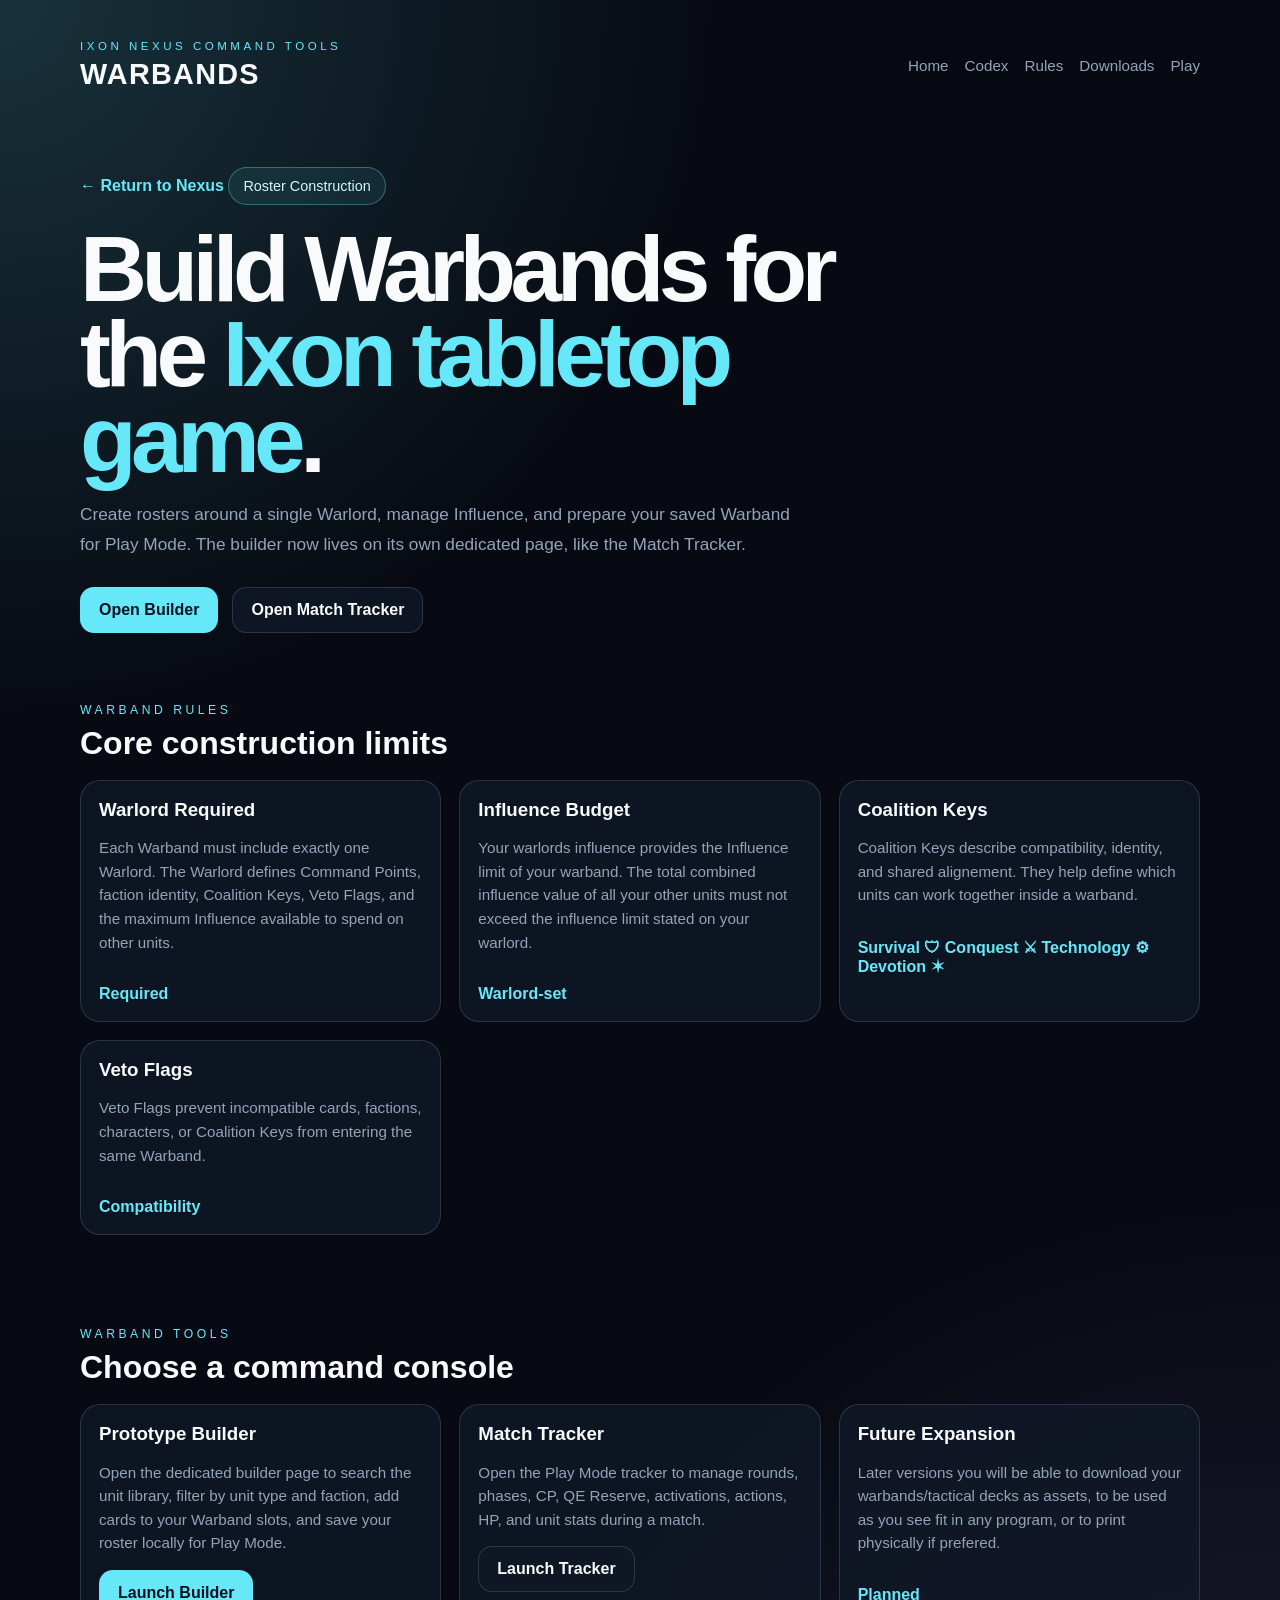
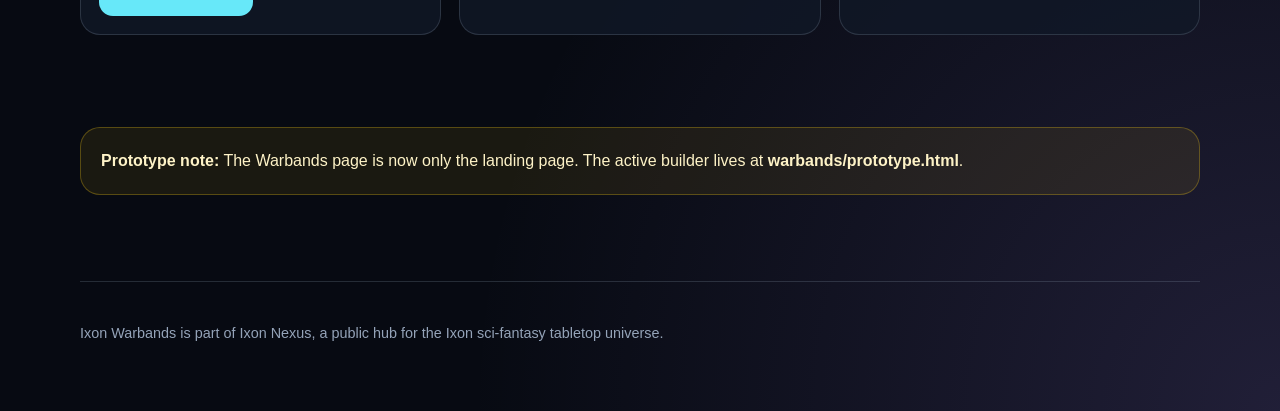
<file: warbands/index.html>
<!DOCTYPE html>

<html lang="en">
<head>
  <meta charset="UTF-8" />
  <meta name="viewport" content="width=device-width, initial-scale=1.0" />

  <title>Ixon Warbands</title>

  <link rel="icon" href="../favicon.ico" sizes="any" />
  <link rel="apple-touch-icon" href="../apple-touch-icon.png" />
  <link rel="manifest" href="../site.webmanifest" />
  <link rel="stylesheet" href="../styles.css" />
</head>

<body>
  <div class="page">
    <header>
      <div>
        <div class="brand-eyebrow">Ixon Nexus Command Tools</div>
        <div class="brand-title">WARBANDS</div>
      </div>

  <nav aria-label="Main navigation">
    <a href="../">Home</a>
    <a href="../codex/">Codex</a>
    <a href="../rules/">Rules</a>
    <a href="../downloads/">Downloads</a>
    <a href="../play/">Play</a>
  </nav>
</header>

<main>
  <section class="page-title-section">
    <a class="breadcrumb" href="../">← Return to Nexus</a>

    <div class="pill">Roster Construction</div>

    <h1>
      Build Warbands for the
      <span class="gradient-text">Ixon tabletop game</span>.
    </h1>

    <p class="lead">
      Create rosters around a single Warlord, manage Influence, and prepare
      your saved Warband for Play Mode. The builder now lives on its own
      dedicated page, like the Match Tracker.
    </p>

    <div class="actions">
      <a class="button primary" href="./prototype.html">Open Builder</a>
      <a class="button secondary" href="../play/tracker.html">Open Match Tracker</a>
    </div>
  </section>

  <section class="section">
    <div class="section-eyebrow">Warband Rules</div>
    <h2>Core construction limits</h2>

    <div class="card-grid">
      <div class="codex-card">
        <h3>Warlord Required</h3>
        <p>
          Each Warband must include exactly one Warlord. The Warlord defines
          Command Points, faction identity, Coalition Keys, Veto Flags, and
          the maximum Influence available to spend on other units.
        </p>
        <span>Required</span>
      </div>

      <div class="codex-card">
        <h3>Influence Budget</h3>
        <p>
          Your warlords influence provides the Influence limit of your warband.
          The total combined influence value of all your other units must not 
          exceed the influence limit stated on your warlord.
        </p>
        <span>Warlord-set</span>
      </div>

      <div class="codex-card">
        <h3>Coalition Keys</h3>
        <p>
          Coalition Keys describe compatibility, identity, and shared alignement.
          They help define which units can work together inside a warband.
        </p>
        <span>Survival 🛡 Conquest ⚔ Technology ⚙ Devotion ✶</span>
      </div>

      <div class="codex-card">
        <h3>Veto Flags</h3>
        <p>
          Veto Flags prevent incompatible cards, factions, characters, or
          Coalition Keys from entering the same Warband.
        </p>
        <span>Compatibility</span>
      </div>
    </div>
  </section>

  <section class="section">
    <div class="section-eyebrow">Warband Tools</div>
    <h2>Choose a command console</h2>

    <div class="card-grid">
      <div class="codex-card">
        <h3>Prototype Builder</h3>
        <p>
          Open the dedicated builder page to search the unit library, filter
          by unit type and faction, add cards to your Warband slots, and save
          your roster locally for Play Mode.
        </p>
        <a class="button primary" href="./prototype.html">Launch Builder</a>
      </div>

      <div class="codex-card">
        <h3>Match Tracker</h3>
        <p>
          Open the Play Mode tracker to manage rounds, phases, CP, QE Reserve,
          activations, actions, HP, and unit stats during a match.
        </p>
        <a class="button secondary" href="../play/tracker.html">Launch Tracker</a>
      </div>

      <div class="codex-card">
        <h3>Future Expansion</h3>
        <p>
          Later versions you will be able to download your warbands/tactical decks as assets,
          to be used as you see fit in any program, or to print physically if prefered.
        </p>
        <span>Planned</span>
      </div>
    </div>
  </section>

  <section class="section">
    <div class="notice">
      <strong>Prototype note:</strong>
      The Warbands page is now only the landing page. The active builder
      lives at <strong>warbands/prototype.html</strong>.
    </div>
  </section>
</main>

<footer>
  <p>
    Ixon Warbands is part of Ixon Nexus, a public hub for the Ixon sci-fantasy
    tabletop universe.
  </p>
</footer>


  </div>
</body>
</html>
</file>
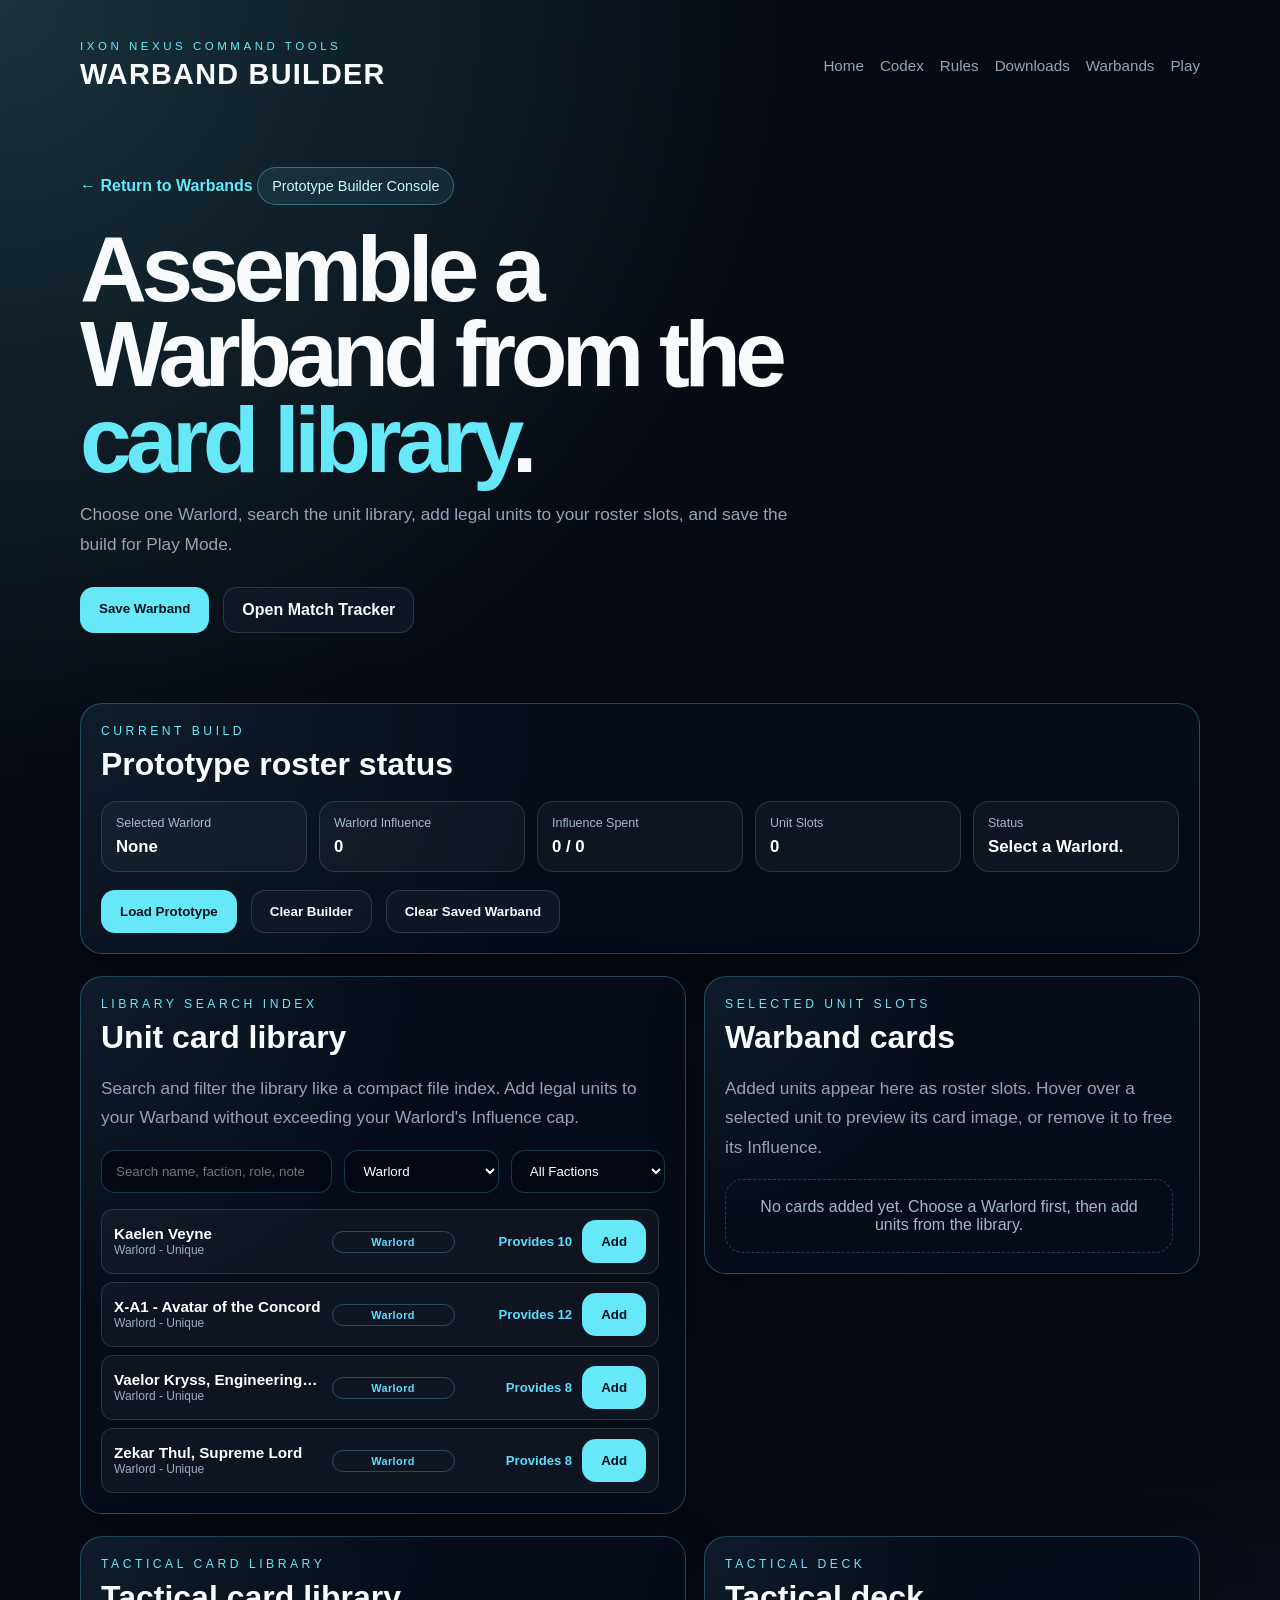
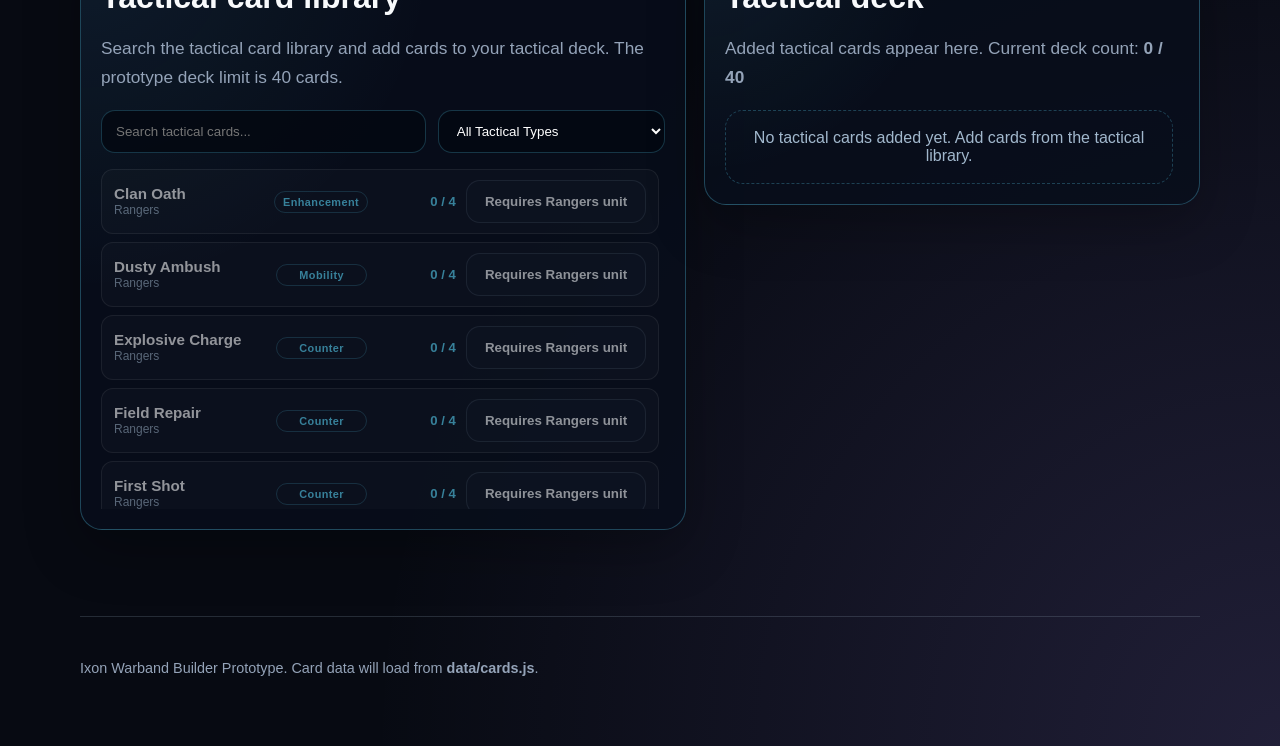
<file: warbands/prototype.html>
<!DOCTYPE html>

<html lang="en">
<head>
  <meta charset="UTF-8" />
  <meta name="viewport" content="width=device-width, initial-scale=1.0" />

  <title>Ixon Warband Builder Prototype</title>

  <link rel="icon" href="../favicon.ico" sizes="any" />
  <link rel="apple-touch-icon" href="../apple-touch-icon.png" />
  <link rel="manifest" href="../site.webmanifest" />
  <link rel="stylesheet" href="../styles.css" />

  <style>
    .builder-shell {
      display: grid;
      gap: 22px;
    }

    .builder-panel {
      border: 1px solid rgba(93, 220, 255, 0.28);
      border-radius: 22px;
      background:
        radial-gradient(circle at top left, rgba(93, 220, 255, 0.08), transparent 42%),
        rgba(8, 14, 27, 0.82);
      box-shadow: 0 18px 55px rgba(0, 0, 0, 0.28);
      padding: 20px;
    }
    
    .builder-summary-grid {
  display: grid;
  grid-template-columns: repeat(5, minmax(0, 1fr));
  gap: 12px;
  margin-top: 16px;
}

.summary-tile {
  border: 1px solid rgba(255, 255, 255, 0.12);
  border-radius: 16px;
  background: rgba(255, 255, 255, 0.035);
  padding: 14px;
}

.summary-tile span {
  display: block;
  color: rgba(205, 232, 255, 0.78);
  font-size: 0.78rem;
  margin-bottom: 7px;
}

.summary-tile strong {
  color: #ffffff;
  font-size: 1.05rem;
}

    .builder-layout {
      display: grid;
      grid-template-columns: 1.1fr 0.9fr;
      gap: 18px;
      align-items: start;
    }

.tactical-toolbar {
  display: grid;
  grid-template-columns: 1fr 0.7fr;
  gap: 12px;
  margin: 16px 0;
}

.tactical-toolbar input,
.tactical-toolbar select {
  width: 100%;
  border: 1px solid rgba(93, 220, 255, 0.22);
  border-radius: 14px;
  background: rgba(4, 9, 18, 0.88);
  color: #ffffff;
  padding: 12px 14px;
  outline: none;
}

.tactical-toolbar input:focus,
.tactical-toolbar select:focus {
  border-color: rgba(93, 220, 255, 0.72);
  box-shadow: 0 0 0 3px rgba(93, 220, 255, 0.12);
}
    
.library-toolbar {
  display: grid;
  grid-template-columns: 1.2fr 0.8fr 0.8fr;
  gap: 12px;
  margin: 16px 0;
}

.library-toolbar input,
.library-toolbar select {
  width: 100%;
  border: 1px solid rgba(93, 220, 255, 0.22);
  border-radius: 14px;
  background: rgba(4, 9, 18, 0.88);
  color: #ffffff;
  padding: 12px 14px;
  outline: none;
}

.library-toolbar input:focus,
.library-toolbar select:focus {
  border-color: rgba(93, 220, 255, 0.72);
  box-shadow: 0 0 0 3px rgba(93, 220, 255, 0.12);
}

.library-list {
  display: grid;
  gap: 12px;
}

.empty-state {
  border: 1px dashed rgba(93, 220, 255, 0.25);
  border-radius: 18px;
  color: rgba(205, 232, 255, 0.78);
  padding: 18px;
  text-align: center;
}
.slot-list {
  display: grid;
  gap: 12px;
}

.library-card,
.slot-card {
  border: 1px solid rgba(255, 255, 255, 0.12);
  border-radius: 18px;
  background: rgba(255, 255, 255, 0.035);
  padding: 15px;
}

.library-card.selected,
.slot-card.warlord-slot {
  border-color: rgba(93, 220, 255, 0.7);
  box-shadow: 0 0 0 1px rgba(93, 220, 255, 0.2) inset;
}

.library-card.disabled {
  opacity: 0.55;
}

.card-topline {
  display: flex;
  align-items: flex-start;
  justify-content: space-between;
  gap: 12px;
  margin-bottom: 8px;
}

.card-topline h3 {
  margin: 0;
  font-size: 1.02rem;
}

.type-chip {
  display: inline-flex;
  align-items: center;
  border: 1px solid rgba(93, 220, 255, 0.28);
  border-radius: 999px;
  color: #5ddcff;
  font-size: 0.75rem;
  font-weight: 700;
  letter-spacing: 0.04em;
  padding: 4px 9px;
  white-space: nowrap;
}

.card-meta {
  display: grid;
  gap: 5px;
  color: rgba(205, 232, 255, 0.82);
  font-size: 0.9rem;
  line-height: 1.45;
  margin: 10px 0 12px;
}

.stat-row {
  display: flex;
  flex-wrap: wrap;
  gap: 8px;
  margin: 10px 0 12px;
}

.stat-pill {
  border-radius: 10px;
  background: rgba(93, 220, 255, 0.08);
  color: rgba(235, 248, 255, 0.95);
  padding: 6px 8px;
  font-size: 0.82rem;
  font-weight: 700;
}

.warning-text {
  color: #ffd166;
  font-weight: 700;
}

.valid-text {
  color: #5ddcff;
  font-weight: 700;
}

.danger-text {
  color: #ff7b7b;
  font-weight: 700;
}

/* Compact index/list mode for Builder v4 */
.library-list,
.slot-list {
  display: grid;
  gap: 8px;
  max-height: 340px;
  overflow-y: auto;
  overflow-x: hidden;
  padding-right: 6px;
  overscroll-behavior: contain;
}

.library-list::-webkit-scrollbar,
.slot-list::-webkit-scrollbar {
  width: 8px;
}

.library-list::-webkit-scrollbar-track,
.slot-list::-webkit-scrollbar-track {
  background: rgba(255, 255, 255, 0.04);
  border-radius: 999px;
}

.library-list::-webkit-scrollbar-thumb,
.slot-list::-webkit-scrollbar-thumb {
  background: rgba(93, 220, 255, 0.35);
  border-radius: 999px;
}

.library-list::-webkit-scrollbar-thumb:hover,
.slot-list::-webkit-scrollbar-thumb:hover {
  background: rgba(93, 220, 255, 0.6);
}

.library-card,
.slot-card {
  border: 1px solid rgba(255, 255, 255, 0.12);
  border-radius: 12px;
  background: rgba(255, 255, 255, 0.035);
  padding: 10px 12px;
}

.library-card {
  cursor: default;
  display: grid;
  grid-template-columns: minmax(0, 1.35fr) 0.8fr 0.7fr auto;
  align-items: center;
  gap: 10px;
}

.slot-card {
  display: grid;
  grid-template-columns: auto minmax(0, 1fr) 0.75fr auto;
  align-items: center;
  gap: 10px;
  cursor: default;
}

.library-card.selected,
.slot-card.warlord-slot {
  border-color: rgba(93, 220, 255, 0.7);
  box-shadow: 0 0 0 1px rgba(93, 220, 255, 0.2) inset;
}

.library-card.disabled {
  opacity: 0.56;
}

.index-name,
.slot-name {
  min-width: 0;
}

.index-name strong,
.slot-name strong {
  display: block;
  color: #ffffff;
  font-size: 0.95rem;
  overflow: hidden;
  text-overflow: ellipsis;
  white-space: nowrap;
}

.index-name span,
.slot-name span,
.index-meta,
.slot-meta {
  display: block;
  color: rgba(205, 232, 255, 0.72);
  font-size: 0.75rem;
  line-height: 1.35;
}

.index-cost,
.slot-cost {
  color: #5ddcff;
  font-size: 0.82rem;
  font-weight: 800;
  text-align: right;
  white-space: nowrap;
}

.slot-number {
  width: 28px;
  height: 28px;
  border: 1px solid rgba(93, 220, 255, 0.28);
  border-radius: 9px;
  color: #5ddcff;
  display: inline-flex;
  align-items: center;
  justify-content: center;
  font-size: 0.75rem;
  font-weight: 800;
}

.type-chip {
  display: inline-flex;
  align-items: center;
  justify-content: center;
  border: 1px solid rgba(93, 220, 255, 0.28);
  border-radius: 999px;
  color: #5ddcff;
  font-size: 0.68rem;
  font-weight: 800;
  letter-spacing: 0.04em;
  padding: 4px 8px;
  white-space: nowrap;
}

.preview-close-button {
  display: none;
}   
    
.preview-modal {
  position: fixed;
  top: 96px;
  right: clamp(80px, 12vw, 260px);
  z-index: 1000;
  display: none;
  pointer-events: none;
}

.preview-modal.open {
  display: block;
}

.preview-card {
  width: clamp(460px, 30vw, 620px);
  max-height: calc(100vh - 130px);
  overflow: hidden;
  border: 1px solid rgba(93, 220, 255, 0.55);
  border-radius: 22px;
  background:
    radial-gradient(circle at top left, rgba(93, 220, 255, 0.18), transparent 45%),
    linear-gradient(180deg, rgba(14, 26, 48, 0.98), rgba(4, 9, 18, 0.98));
  box-shadow: 0 24px 80px rgba(0, 0, 0, 0.62);
  padding: 12px;
}

.preview-image-frame {
  border: 1px solid rgba(255, 255, 255, 0.13);
  border-radius: 18px;
  background: rgba(255, 255, 255, 0.045);
  overflow: hidden;
  min-height: 520px;
  display: grid;
  place-items: center;
}

.preview-image-frame img {
  width: 100%;
  max-height: calc(100vh - 160px);
  height: auto;
  object-fit: contain;
  display: block;
}

@media (max-width: 700px) {
  .preview-modal {
    position: fixed;
    top: 72px;
    left: 50%;
    right: auto;
    transform: translateX(-50%);
    z-index: 1000;
    display: none;
    pointer-events: none;
    padding: 0;
    background: transparent;
  }

  .preview-modal.open {
    display: block;
  }

  .preview-card {
    width: 92vw;
    max-width: 420px;
    max-height: 78vh;
    padding: 8px;
    border-radius: 18px;
    overflow: hidden;
  }

  .preview-image-frame {
    min-height: 0;
    max-height: calc(78vh - 20px);
    border-radius: 14px;
  }

  .preview-image-frame img {
    width: 100%;
    max-width: 100%;
    height: auto;
    max-height: calc(78vh - 28px);
    object-fit: contain;
    display: block;
  }
  
  .preview-close-button {
    position: absolute;
    top: -12px;
    right: -10px;
    z-index: 1001;
    display: grid;
    place-items: center;
    width: 38px;
    height: 38px;
    border: 1px solid rgba(93, 220, 255, 0.65);
    border-radius: 999px;
    background: rgba(4, 9, 18, 0.96);
    color: #ffffff;
    font-size: 28px;
    line-height: 1;
    cursor: pointer;
    box-shadow: 0 10px 30px rgba(0, 0, 0, 0.45);
    pointer-events: auto;
  }
  
}

@media (max-width: 700px) {
  .preview-modal {
    ...
  }

  .preview-modal.open {
    ...
  }

  .preview-card {
    ...
  }

  .preview-image-frame {
    ...
  }

  .preview-image-frame img {
    ...
  }

  .preview-close-button {
    ...
  }
}

@media (max-width: 950px) and (orientation: landscape) {
  .preview-modal {
    top: 8px;
    left: 50%;
    right: auto;
    transform: translateX(-50%);
    max-height: calc(100vh - 16px);
  }

  .preview-card {
    width: auto;
    max-width: 42vw;
    max-height: calc(100vh - 20px);
    padding: 6px;
    border-radius: 14px;
  }

  .preview-image-frame {
    min-height: 0;
    max-height: calc(100vh - 34px);
    border-radius: 12px;
  }

  .preview-image-frame img {
    width: auto;
    max-width: 100%;
    height: auto;
    max-height: calc(100vh - 44px);
    object-fit: contain;
  }

   .preview-close-button {
    position: absolute;
    top: 4px;
    right: 4px;
    z-index: 1001;
    display: grid;
    place-items: center;
    width: 34px;
    height: 34px;
    border: 1px solid rgba(93, 220, 255, 0.65);
    border-radius: 999px;
    background: rgba(4, 9, 18, 0.96);
    color: #ffffff;
    font-size: 24px;
    line-height: 1;
    cursor: pointer;
    box-shadow: 0 10px 30px rgba(0, 0, 0, 0.45);
    pointer-events: auto;
  }
}

.preview-placeholder {
  width: 100%;
  min-height: 430px;
  padding: 18px;
  display: grid;
  grid-template-rows: auto auto 1fr auto;
  gap: 14px;
}

.preview-placeholder h3 {
  margin: 0;
  color: #ffffff;
  font-size: 1.5rem;
}

.preview-placeholder p {
  margin: 0;
  color: rgba(205, 232, 255, 0.84);
  line-height: 1.45;
}

.preview-stat-grid {
  display: grid;
  grid-template-columns: repeat(5, 1fr);
  gap: 7px;
  align-self: end;
}

.preview-stat {
  border-radius: 10px;
  background: rgba(93, 220, 255, 0.09);
  color: #ffffff;
  padding: 7px 6px;
  text-align: center;
  font-size: 0.78rem;
  font-weight: 800;
}

@media (max-width: 900px) {
  .library-card,
  .slot-card {
    grid-template-columns: 1fr;
    align-items: start;
  }

  .index-cost,
  .slot-cost {
    text-align: left;
  }
}

 @media (max-width: 900px) {
  .builder-layout,
  .builder-summary-grid,
  .library-toolbar,
  .tactical-toolbar {
    grid-template-columns: 1fr;
  }
}
  </style>

</head>

<body>
  <div class="page">
    <header>
      <div>
        <div class="brand-eyebrow">Ixon Nexus Command Tools</div>
        <div class="brand-title">WARBAND BUILDER</div>
      </div>
      
  <nav aria-label="Main navigation">
    <a href="../">Home</a>
    <a href="../codex/">Codex</a>
    <a href="../rules/">Rules</a>
    <a href="../downloads/">Downloads</a>
    <a href="./">Warbands</a>
    <a href="../play/">Play</a>
  </nav>
</header>

<main>
  <section class="page-title-section">
    <a class="breadcrumb" href="./">← Return to Warbands</a>

    <div class="pill">Prototype Builder Console</div>

    <h1>
      Assemble a Warband from the
      <span class="gradient-text">card library</span>.
    </h1>

    <p class="lead">
      Choose one Warlord, search the unit library, add legal units to your
      roster slots, and save the build for Play Mode.
    </p>

    <div class="actions">
     <button class="button primary" type="button" onclick="saveWarband()">Save Warband</button>
      <a class="button secondary" href="../play/tracker.html">Open Match Tracker</a>
    </div>
  </section>
  
<section class="section builder-shell">
 <div class="builder-panel">
  <div class="section-eyebrow">Current Build</div>
  <h2>Prototype roster status</h2>

  <div class="builder-summary-grid">
    <div class="summary-tile">
      <span>Selected Warlord</span>
      <strong id="selectedWarlordValue">None</strong>
    </div>

    <div class="summary-tile">
      <span>Warlord Influence</span>
      <strong id="warlordInfluenceValue">0</strong>
    </div>

    <div class="summary-tile">
      <span>Influence Spent</span>
      <strong id="builderInfluenceValue">0 / 0</strong>
    </div>

    <div class="summary-tile">
      <span>Unit Slots</span>
      <strong id="builderUnitCountValue">0</strong>
    </div>

    <div class="summary-tile">
      <span>Status</span>
      <strong id="builderStatusValue">Select a Warlord.</strong>
    </div>
  </div>

  <div class="actions" style="margin-top: 18px;">
    <button class="button primary" type="button" onclick="loadPrototype()">Load Prototype</button>
    <button class="button secondary" type="button" onclick="clearBuilder()">Clear Builder</button>
    <button class="button secondary" type="button" onclick="clearSavedWarband()">Clear Saved Warband</button>
  </div>
</div>

<div class="builder-layout">
     <div class="builder-panel">
  <div class="section-eyebrow">Library Search Index</div>
  <h2>Unit card library</h2>

  <p class="lead">
    Search and filter the library like a compact file index. Add legal units
    to your Warband without exceeding your Warlord's Influence cap.
  </p>

  <div class="library-toolbar">
    <input
      id="searchInput"
      type="search"
      placeholder="Search name, faction, role, notes..."
    />

    <select id="typeFilter">
      <option value="Warlord">Warlord</option>
      <option value="Infantry">Infantry</option>
      <option value="Ranged">Ranged</option>
      <option value="Heavy">Heavy</option>
      <option value="Spec">Spec</option>
      <option value="All">All Unit Types</option>
    </select>

    <select id="factionFilter">
      <option value="All">All Factions</option>
    </select>
  </div>

  <div id="libraryList" class="library-list">
    <div class="empty-state">
      Library cards will appear here once the builder script is connected.
    </div>
  </div>
</div>

     <div class="builder-panel">
  <div class="section-eyebrow">Selected Unit Slots</div>
  <h2>Warband cards</h2>

  <p class="lead">
    Added units appear here as roster slots. Hover over a selected unit to
    preview its card image, or remove it to free its Influence.
  </p>

  <div id="slotList" class="slot-list">
    <div class="empty-state">
      No cards added yet. Choose a Warlord first, then add units from the library.
    </div>
  </div>
</div>
    </div>
  <div class="builder-layout">
  <div class="builder-panel">
    <div class="section-eyebrow">Tactical Card Library</div>
    <h2>Tactical card library</h2>

    <p class="lead">
      Search the tactical card library and add cards to your tactical deck.
      The prototype deck limit is 40 cards.
    </p>

    <div class="tactical-toolbar">
      <input
        id="tacticalSearchInput"
        type="search"
        placeholder="Search tactical cards..."
      />

      <select id="tacticalTypeFilter">
        <option value="All">All Tactical Types</option>
        <option value="Enhancement">Enhancement</option>
        <option value="Counter">Counter</option>
        <option value="Mobility">Mobility</option>
      </select>
    </div>

    <div id="tacticalLibraryList" class="library-list">
      <div class="empty-state">
        Tactical cards will appear here once the builder script is connected.
      </div>
    </div>
  </div>

  <div class="builder-panel">
    <div class="section-eyebrow">Tactical Deck</div>
    <h2>Tactical deck</h2>

    <p class="lead">
      Added tactical cards appear here. Current deck count:
      <strong id="tacticalDeckCountValue">0 / 40</strong>
    </p>

    <div id="tacticalDeckList" class="slot-list">
      <div class="empty-state">
        No tactical cards added yet. Add cards from the tactical library.
      </div>
    </div>
  </div>
</div>
  </section>
</main>

<footer>
  <p>
    Ixon Warband Builder Prototype. Card data will load from
    <strong>data/cards.js</strong>.
  </p>
</footer>

  </div>

<div class="preview-modal" id="cardPreviewModal" aria-hidden="true">
  <button class="preview-close-button" type="button" onclick="closeCardPreview()" aria-label="Close card preview">
    x
  </button>

  <div class="preview-card" id="cardPreviewContent">
    <!-- JavaScript renders card preview here -->
  </div>
</div>

  <script src="../data/cards.js"></script>

<script>
  const warbandStorageKey = "ixonSavedWarband";

 let selectedUnitIds = [];
 let selectedTacticalCardIds = [];

  function getCardById(cardId) {
    return window.IXON_CARDS.find((card) => card.id === cardId);
  }
  
  function getPreviewCardById(cardId) {
  return (
    window.IXON_CARDS.find((card) => card.id === cardId) ||
    window.IXON_TACTICAL_CARDS.find((card) => card.id === cardId)
  );
  }
  
  function getSelectedCards() {
    return selectedUnitIds
      .map((unitId) => getCardById(unitId))
      .filter(Boolean);
  }

  function getSelectedWarlords() {
    return getSelectedCards().filter((card) => card.unitType === "Warlord");
  }

  function getInfluenceLimit() {
    const selectedWarlords = getSelectedWarlords();

    if (selectedWarlords.length !== 1) {
      return 0;
    }

    return selectedWarlords[0].influenceLimit || 0;
  }

  function getInfluenceSpent() {
    return getSelectedCards()
      .filter((card) => card.unitType !== "Warlord")
      .reduce((total, card) => total + card.influenceCost, 0);
  }

  function getInfluenceText(card) {
    return card.unitType === "Warlord"
      ? `Provides ${card.influenceLimit || 0}`
      : `Costs ${card.influenceCost}`;
  }

 function getStatus() {
  const selectedCards = getSelectedCards();
  const selectedWarlords = getSelectedWarlords();
  const influenceLimit = getInfluenceLimit();
  const influenceSpent = getInfluenceSpent();

  if (selectedWarlords.length === 0) {
    return {
      label: "Select a Warlord.",
      className: "warning-text"
    };
  }

  if (selectedWarlords.length > 1) {
    return {
      label: "Too many Warlords.",
      className: "danger-text"
    };
  }

  if (influenceSpent > influenceLimit) {
    return {
      label: "Influence exceeded.",
      className: "danger-text"
    };
  }

  const warlord = selectedWarlords[0];

  const illegalCard = selectedCards.find((card) => {
    if (!card || card.unitType === "Warlord") {
      return false;
    }

    const compatibility = getRosterCompatibility(card, warlord);

    if (!compatibility.allowed) {
      return true;
    }

    const otherSelectedCards = selectedCards.filter((selectedCard) => {
      return selectedCard && selectedCard.id !== card.id;
    });

    return hasVetoConflictWithSelected(card, otherSelectedCards);
  });

  if (illegalCard) {
    return {
      label: `Illegal: ${illegalCard.name}`,
      className: "danger-text"
    };
  }

  const duplicateUniqueCard = selectedCards.find((card) => {
    if (!card || !card.unique) {
      return false;
    }

    return getCardCopyCount(card.id) > 1;
  });

  if (duplicateUniqueCard) {
    return {
      label: `Duplicate Unique: ${duplicateUniqueCard.name}`,
      className: "danger-text"
    };
  }

  return {
    label: "Valid Warband.",
    className: "valid-text"
  };
}

  function updateSummary() {
    const selectedCards = getSelectedCards();
    const selectedWarlords = getSelectedWarlords();
    const influenceLimit = getInfluenceLimit();
    const influenceSpent = getInfluenceSpent();
    const status = getStatus();

    document.getElementById("selectedWarlordValue").textContent =
      selectedWarlords.length === 0
        ? "None"
        : selectedWarlords.map((card) => card.name).join(", ");

    document.getElementById("warlordInfluenceValue").textContent = influenceLimit;
    document.getElementById("builderInfluenceValue").textContent = `${influenceSpent} / ${influenceLimit}`;
    document.getElementById("builderUnitCountValue").textContent = selectedCards.length;

    const statusElement = document.getElementById("builderStatusValue");
    statusElement.textContent = status.label;
    statusElement.className = status.className;
  }

  function renderFactionFilter() {
    const factionFilter = document.getElementById("factionFilter");
    const currentValue = factionFilter.value;
    const factions = [...new Set(window.IXON_CARDS.map((card) => card.faction))].sort();

    factionFilter.innerHTML = `<option value="All">All Factions</option>`;

    factions.forEach((faction) => {
      const option = document.createElement("option");
      option.value = faction;
      option.textContent = faction;
      factionFilter.appendChild(option);
    });

    factionFilter.value = factions.includes(currentValue) ? currentValue : "All";
  }

  function getCardCopyCount(cardId) {
    return selectedUnitIds.filter((unitId) => unitId === cardId).length;
  }
function getTacticalDeckLimit() {
  return window.IXON_DECK_RULES?.tacticalDeckSize || 40;
}

function getTacticalCardById(cardId) {
  return window.IXON_TACTICAL_CARDS.find((card) => card.id === cardId);
}

function getSelectedTacticalCards() {
  return selectedTacticalCardIds
    .map((cardId) => getTacticalCardById(cardId))
    .filter(Boolean);
}

function getTacticalCardCopyCount(cardId) {
  return selectedTacticalCardIds.filter((selectedId) => selectedId === cardId).length;
}

function getTacticalCardMaxCopies(card) {
  return card.maxCopies || window.IXON_DECK_RULES?.defaultMaxCopies || 4;
}
  
function getWarbandFactions() {
  return [...new Set(
    getSelectedCards()
      .map((card) => card.faction)
      .filter(Boolean)
  )];
}
  
function getTacticalCardLegality(card) {
  const deckLimit = getTacticalDeckLimit();
  const deckCount = selectedTacticalCardIds.length;
  const copyCount = getTacticalCardCopyCount(card.id);
  const maxCopies = getTacticalCardMaxCopies(card);
  const warbandFactions = getWarbandFactions();

  if (deckCount >= deckLimit) {
    return {
      allowed: false,
      reason: "Deck full"
    };
  }

  if (copyCount >= maxCopies) {
    return {
      allowed: false,
      reason: "Max copies"
    };
  }

  if (card.faction === "Factionless") {
    return {
      allowed: true,
      reason: copyCount > 0 ? `Add another (${copyCount})` : "Add"
    };
  }

  if (!warbandFactions.includes(card.faction)) {
    return {
      allowed: false,
      reason: `Requires ${card.faction} unit`
    };
  }

  return {
    allowed: true,
    reason: copyCount > 0 ? `Add another (${copyCount})` : "Add"
  };
}
  
function getArrayValue(value) {
  if (Array.isArray(value)) {
    return value.filter(Boolean);
  }

  if (!value || value === "None") {
    return [];
  }

  return [value];
}

function uniqueList(items) {
  return [...new Set(items.filter(Boolean))];
}

function getFactionProfile(card) {
  const profiles = window.IXON_RULES?.factionProfiles || {};

  return profiles[card.faction] || {
    coalitionKeys: [],
    defaultTags: card.faction ? [card.faction] : [],
    defaultVetoTags: []
  };
}

function getEffectiveCoalitionKeys(card) {
  const profile = getFactionProfile(card);

  return uniqueList([
    ...getArrayValue(profile.coalitionKeys),
    ...getArrayValue(card.coalitionKeys),
    ...getArrayValue(card.extraCoalitionKeys)
  ]);
}

function getEffectiveTags(card) {
  const profile = getFactionProfile(card);

  return uniqueList([
    ...getArrayValue(profile.defaultTags),
    ...getArrayValue(card.tags),
    ...getArrayValue(card.extraTags),
    card.faction,
    card.subFaction,
    card.unitType,
    card.cardClass
  ]);
}

function getEffectiveVetoTags(card) {
  const profile = getFactionProfile(card);

  return uniqueList([
    ...getArrayValue(profile.defaultVetoTags),
    ...getArrayValue(card.vetoTags),
    ...getArrayValue(card.extraVetoTags),
    ...(card.vetoFlag && card.vetoFlag !== "None" ? [card.vetoFlag] : [])
  ]);
}

function hasAnyOverlap(firstList, secondList) {
  return getArrayValue(firstList).some((item) => getArrayValue(secondList).includes(item));
}

function getWarlordRules(warlord) {
  const rawRules = warlord.warlordRules || {};

  const allowedFactions = getArrayValue(rawRules.allowedFactions).length > 0
    ? getArrayValue(rawRules.allowedFactions)
    : [warlord.faction];

  const allowedCoalitionKeys = getArrayValue(rawRules.allowedCoalitionKeys).length > 0
    ? getArrayValue(rawRules.allowedCoalitionKeys)
    : getEffectiveCoalitionKeys(warlord);

  const allowedTags = getArrayValue(rawRules.allowedTags);

  const vetoTags = getArrayValue(rawRules.vetoTags).length > 0
    ? getArrayValue(rawRules.vetoTags)
    : getEffectiveVetoTags(warlord);

  return {
    allowedFactions,
    allowedCoalitionKeys,
    allowedTags,
    vetoTags
  };
}

function getRosterCompatibility(card, warlord) {
  const rules = getWarlordRules(warlord);

  const cardCoalitionKeys = getEffectiveCoalitionKeys(card);
  const cardTags = getEffectiveTags(card);
  const cardVetoTags = getEffectiveVetoTags(card);
  const warlordTags = getEffectiveTags(warlord);

  const factionAllowed = rules.allowedFactions.includes(card.faction);
  const coalitionAllowed = hasAnyOverlap(cardCoalitionKeys, rules.allowedCoalitionKeys);
  const tagAllowed = hasAnyOverlap(cardTags, rules.allowedTags);

  const vetoedByWarlord = hasAnyOverlap(cardTags, rules.vetoTags);
  const cardVetoesWarlord = hasAnyOverlap(warlordTags, cardVetoTags);

  if (vetoedByWarlord || cardVetoesWarlord) {
    return {
      allowed: false,
      reason: "Veto conflict"
    };
  }

  if (!factionAllowed && !coalitionAllowed && !tagAllowed) {
    return {
      allowed: false,
      reason: "Faction/Coalition mismatch"
    };
  }

  return {
    allowed: true,
    reason: "Allowed"
  };
}

function hasVetoConflictWithSelected(card, selectedCards) {
  const cardTags = getEffectiveTags(card);
  const cardVetoTags = getEffectiveVetoTags(card);

  return selectedCards.some((selectedCard) => {
    if (!selectedCard || selectedCard.id === card.id) {
      return false;
    }

    const selectedTags = getEffectiveTags(selectedCard);
    const selectedVetoTags = getEffectiveVetoTags(selectedCard);

    const selectedCardVetoesNewCard = hasAnyOverlap(cardTags, selectedVetoTags);
    const newCardVetoesSelectedCard = hasAnyOverlap(selectedTags, cardVetoTags);

    return selectedCardVetoesNewCard || newCardVetoesSelectedCard;
  });
}
 function getCardLegality(card) {
  const alreadySelected = selectedUnitIds.includes(card.id);
  const selectedWarlords = getSelectedWarlords();
  const influenceLimit = getInfluenceLimit();
  const influenceSpent = getInfluenceSpent();
  const copyCount = getCardCopyCount(card.id);

  if (card.unitType === "Warlord") {
    if (selectedWarlords.length >= 1) {
      return {
        allowed: false,
        reason: alreadySelected ? "In Build" : "Only one Warlord"
      };
    }

    return {
      allowed: true,
      reason: "Add"
    };
  }

  if (selectedWarlords.length !== 1) {
    return {
      allowed: false,
      reason: "Choose Warlord first"
    };
  }

  if (card.unique && copyCount >= 1) {
    return {
      allowed: false,
      reason: "Unique"
    };
  }

  if (card.maxCopies !== null && card.maxCopies !== undefined && copyCount >= card.maxCopies) {
    return {
      allowed: false,
      reason: "Max copies"
    };
  }

  const warlord = selectedWarlords[0];
  const compatibility = getRosterCompatibility(card, warlord);

  if (!compatibility.allowed) {
    return compatibility;
  }

  const selectedCards = getSelectedCards();

  if (hasVetoConflictWithSelected(card, selectedCards)) {
    return {
      allowed: false,
      reason: "Veto conflict"
    };
  }

  if (influenceSpent + card.influenceCost > influenceLimit) {
    return {
      allowed: false,
      reason: "Over cap"
    };
  }

  return {
    allowed: true,
    reason: alreadySelected && !card.unique ? `Add another (${copyCount})` : "Add"
  };
}

function canAddCard(card) {
  return getCardLegality(card);
}

  function renderLibrary() {
    const libraryList = document.getElementById("libraryList");
    const searchTerm = document.getElementById("searchInput").value.trim().toLowerCase();
    const typeFilter = document.getElementById("typeFilter").value;
    const factionFilter = document.getElementById("factionFilter").value;

    const cards = window.IXON_CARDS.filter((card) => {
     const searchableText = [
  card.name,
  card.role,
  card.faction,
  card.subFaction,
  card.unitType,
  card.cardClass,
  card.coalitionKey,
  card.vetoFlag,
  getEffectiveCoalitionKeys(card).join(" "),
  getEffectiveTags(card).join(" "),
  getEffectiveVetoTags(card).join(" "),
  card.notes
].join(" ").toLowerCase();

      const matchesSearch = searchTerm === "" || searchableText.includes(searchTerm);
      const matchesType = typeFilter === "All" || card.unitType === typeFilter;
      const matchesFaction = factionFilter === "All" || card.faction === factionFilter;

      return matchesSearch && matchesType && matchesFaction;
    });

    libraryList.innerHTML = "";

    if (cards.length === 0) {
      libraryList.innerHTML = `<div class="empty-state">No matching units found.</div>`;
      return;
    }

    cards.forEach((card) => {
      const copyCount = getCardCopyCount(card.id);
      const selected = copyCount > 0;
      const addCheck = canAddCard(card);
      const cardElement = document.createElement("article");
      cardElement.className = `library-card ${selected ? "selected" : ""} ${!addCheck.allowed && !selected ? "disabled" : ""}`;
      cardElement.setAttribute("onmouseenter", `openCardPreview('${card.id}')`);
      cardElement.setAttribute("onmouseleave", "closeCardPreview()");
      cardElement.setAttribute("onfocusin", `openCardPreview('${card.id}')`);
      cardElement.setAttribute("onfocusout", "closeCardPreview()");
      cardElement.tabIndex = 0;

      cardElement.innerHTML = `
        <div class="index-name">
          <strong>${card.name}</strong>
          <span>${card.role}</span>
        </div>

        <span class="type-chip">${card.unitType}</span>

        <div class="index-cost">${getInfluenceText(card)}</div>

        <button class="button ${addCheck.allowed ? "primary" : "secondary"}" type="button" onmouseenter="closeCardPreview()" onclick="event.stopPropagation(); closeCardPreview(); addCard('${card.id}')" ${addCheck.allowed ? "" : "disabled"}>
      ${addCheck.reason}
    </button>
      `;

      libraryList.appendChild(cardElement);
    });
  }

  function renderSlots() {
    const slotList = document.getElementById("slotList");
    const selectedCards = getSelectedCards();

    slotList.innerHTML = "";

    if (selectedCards.length === 0) {
      slotList.innerHTML = `
        <div class="empty-state">
          No cards added yet. Choose a Warlord first, then add units from the library.
        </div>
      `;
      return;
    }

    selectedCards.forEach((card, index) => {
      const slotElement = document.createElement("article");
      slotElement.className = card.unitType === "Warlord" ? "slot-card warlord-slot" : "slot-card";
      slotElement.setAttribute("onmouseenter", `openCardPreview('${card.id}')`);
      slotElement.setAttribute("onmouseleave", "closeCardPreview()");
      slotElement.setAttribute("onfocusin", `openCardPreview('${card.id}')`);
      slotElement.setAttribute("onfocusout", "closeCardPreview()");
      slotElement.tabIndex = 0;

      slotElement.innerHTML = `
        <span class="slot-number">${index + 1}</span>

        <div class="slot-name">
          <strong>${card.name}</strong>
          <span>${card.role}</span>
        </div>

        <div class="slot-cost">${getInfluenceText(card)}</div>

        <button class="button secondary" type="button" onmouseenter="closeCardPreview()" onclick="event.stopPropagation(); closeCardPreview(); removeCardAtIndex(${index})">Remove</button>
      `;

      slotList.appendChild(slotElement);
    });
  }
  
  function renderTacticalLibrary() {
  const tacticalLibraryList = document.getElementById("tacticalLibraryList");

  if (!tacticalLibraryList || !window.IXON_TACTICAL_CARDS) {
    return;
  }

  const searchTerm = document.getElementById("tacticalSearchInput").value.trim().toLowerCase();
  const typeFilter = document.getElementById("tacticalTypeFilter").value;

  const tacticalCards = window.IXON_TACTICAL_CARDS.filter((card) => {
    const searchableText = [
      card.name,
      card.tacticalType,
      card.faction,
      card.rulesText,
      ...(card.coalitionKeys || []),
      ...(card.tags || [])
    ].join(" ").toLowerCase();

    const matchesSearch = searchTerm === "" || searchableText.includes(searchTerm);
    const matchesType = typeFilter === "All" || card.tacticalType === typeFilter;

    return matchesSearch && matchesType;
  });

  tacticalLibraryList.innerHTML = "";

  if (tacticalCards.length === 0) {
    tacticalLibraryList.innerHTML = `<div class="empty-state">No matching tactical cards found.</div>`;
    return;
  }

  tacticalCards.forEach((card) => {
    const copyCount = getTacticalCardCopyCount(card.id);
    const selected = copyCount > 0;
    const addCheck = getTacticalCardLegality(card);

    const cardElement = document.createElement("article");
    cardElement.className = `library-card ${selected ? "selected" : ""} ${!addCheck.allowed && !selected ? "disabled" : ""}`;
    
    cardElement.setAttribute("onmouseenter", `openCardPreview('${card.id}')`);
    cardElement.setAttribute("onmouseleave", "closeCardPreview()");
    cardElement.setAttribute("onfocusin", `openCardPreview('${card.id}')`);
    cardElement.setAttribute("onfocusout", "closeCardPreview()");
    cardElement.tabIndex = 0;
    

cardElement.innerHTML = `
  <div class="index-name">
    <strong>${card.name}</strong>
    <span>${card.faction}</span>
  </div>

  <span class="type-chip">${card.tacticalType}</span>

  <div class="index-cost">${copyCount} / ${getTacticalCardMaxCopies(card)}</div>

 <button class="button ${addCheck.allowed ? "primary" : "secondary"}" type="button" onmouseenter="closeCardPreview()" onclick="event.stopPropagation(); closeCardPreview(); addTacticalCard('${card.id}')" ${addCheck.allowed ? "" : "disabled"}>
  ${addCheck.reason}
</button>
`;

    tacticalLibraryList.appendChild(cardElement);
  });
}

function renderTacticalDeck() {
  const tacticalDeckList = document.getElementById("tacticalDeckList");
  const tacticalDeckCountValue = document.getElementById("tacticalDeckCountValue");

  if (!tacticalDeckList) {
    return;
  }

  const selectedTacticalCards = getSelectedTacticalCards();

  if (tacticalDeckCountValue) {
    tacticalDeckCountValue.textContent = `${selectedTacticalCards.length} / ${getTacticalDeckLimit()}`;
  }

  tacticalDeckList.innerHTML = "";

  if (selectedTacticalCards.length === 0) {
    tacticalDeckList.innerHTML = `
      <div class="empty-state">
        No tactical cards added yet. Add cards from the tactical library.
      </div>
    `;
    return;
  }

  selectedTacticalCards.forEach((card, index) => {
    const slotElement = document.createElement("article");
    slotElement.className = "slot-card";
    
    slotElement.setAttribute("onmouseenter", `openCardPreview('${card.id}')`);
    slotElement.setAttribute("onmouseleave", "closeCardPreview()");
    slotElement.setAttribute("onfocusin", `openCardPreview('${card.id}')`);
    slotElement.setAttribute("onfocusout", "closeCardPreview()");
    slotElement.tabIndex = 0;
    slotElement.innerHTML = `
      <span class="slot-number">${index + 1}</span>

      <div class="slot-name">
        <strong>${card.name}</strong>
        <span>${card.tacticalType} · ${card.faction}</span>
      </div>

      <div class="slot-cost">${getTacticalCardCopyCount(card.id)} / ${getTacticalCardMaxCopies(card)}</div>

      <button class="button secondary" type="button" onmouseenter="closeCardPreview()" onclick="event.stopPropagation(); closeCardPreview(); removeTacticalCardAtIndex(${index})">Remove</button>
    `;

    tacticalDeckList.appendChild(slotElement);
  });
}
  function renderAll() {
  updateSummary();
  renderLibrary();
  renderSlots();
  renderTacticalLibrary();
  renderTacticalDeck();
}

  function addCard(cardId) {
    const card = getCardById(cardId);
    const addCheck = canAddCard(card);

    if (!addCheck.allowed) {
      alert(`Cannot add ${card.name}: ${addCheck.reason}.`);
      return;
    }

    selectedUnitIds.push(cardId);
    renderAll();
  }

  function removeCardAtIndex(index) {
    selectedUnitIds.splice(index, 1);
    closeCardPreview();
    renderAll();
  }

  function addTacticalCard(cardId) {
  const card = getTacticalCardById(cardId);
  const addCheck = getTacticalCardLegality(card);

  if (!addCheck.allowed) {
    alert(`Cannot add ${card.name}: ${addCheck.reason}.`);
    return;
  }

  selectedTacticalCardIds.push(cardId);
  renderAll();
}

function removeTacticalCardAtIndex(index) {
  selectedTacticalCardIds.splice(index, 1);
  renderAll();
}
  
  function loadPrototype() {
  selectedUnitIds = [...window.IXON_STARTER_WARBANDS.rangersPrototype.unitIds];
  selectedTacticalCardIds = [...(window.IXON_STARTER_TACTICAL_DECKS?.rangersPrototype?.cardIds || [])];
  renderAll();
}

  function clearBuilder() {
  selectedUnitIds = [];
  selectedTacticalCardIds = [];
  closeCardPreview();
  renderAll();
}

  function clearSavedWarband() {
    localStorage.removeItem(warbandStorageKey);
    alert("Saved Warband cleared.");
  }

  function saveWarband() {
    const selectedWarlords = getSelectedWarlords();
    const influenceLimit = getInfluenceLimit();
    const influenceSpent = getInfluenceSpent();

    if (selectedWarlords.length !== 1) {
      alert("Your Warband must include exactly one Warlord.");
      return;
    }

    if (influenceSpent > influenceLimit) {
      alert("Your Warband exceeds the Influence limit.");
      return;
    }

   const savedWarband = {
  id: "custom-warband",
  name: "Custom Saved Warband",
  faction: selectedWarlords[0].faction,
  influenceLimit: influenceLimit,
  influenceSpent: influenceSpent,
  warlordId: selectedWarlords[0].id,
  unitIds: selectedUnitIds,
  tacticalCardIds: selectedTacticalCardIds,
  tacticalDeckLimit: getTacticalDeckLimit()
};

    localStorage.setItem(warbandStorageKey, JSON.stringify(savedWarband));
    alert("Warband saved. Open Match Tracker to use it.");
  }

  function loadSavedWarband() {
  const savedWarband = localStorage.getItem(warbandStorageKey);

  if (!savedWarband) {
    renderAll();
    return;
  }

  try {
    const parsedWarband = JSON.parse(savedWarband);

    selectedUnitIds = parsedWarband.unitIds || [];
    selectedTacticalCardIds = parsedWarband.tacticalCardIds || [];
  } catch {
    selectedUnitIds = [];
    selectedTacticalCardIds = [];
  }

  renderAll();
}
  function openCardPreview(cardId) {
  const card = getPreviewCardById(cardId);
  const modal = document.getElementById("cardPreviewModal");
  const content = document.getElementById("cardPreviewContent");

  if (!card || !modal || !content) {
    return;
  }

  if (card.cardImage) {
    content.innerHTML = `
      <div class="preview-image-frame">
        <img src="${card.cardImage}" alt="${card.name} card preview" />
      </div>
    `;
  } else if (card.tacticalType) {
    content.innerHTML = `
      <div class="preview-image-frame">
        <div class="preview-placeholder">
          <div>
            <span class="type-chip">Tactical - ${card.tacticalType}</span>
          </div>
          <h3>${card.name}</h3>
          <p>
            <strong>${card.faction}</strong><br />
            ${card.rulesText || "No rules text assigned."}
          </p>
          <p>Add a cardImage path in data/cards.js to show the PNG.</p>
        </div>
      </div>
    `;
  } else {
    content.innerHTML = `
      <div class="preview-image-frame">
        <div class="preview-placeholder">
          <div>
            <span class="type-chip">${card.unitType}</span>
          </div>
          <h3>${card.name}</h3>
          <p>
            <strong>${card.role}</strong><br />
            Faction: ${card.faction}<br />
            Influence: ${getInfluenceText(card)}<br />
            Coalition: ${card.coalitionKey}<br />
            Veto: ${card.vetoFlag}
          </p>
          <div class="preview-stat-grid">
            <div class="preview-stat">HP ${card.maxHp}</div>
            <div class="preview-stat">MR ${card.stats.MR}</div>
            <div class="preview-stat">AP ${card.stats.AP}</div>
            <div class="preview-stat">AR ${card.stats.AR}</div>
            <div class="preview-stat">DR ${card.stats.DR}</div>
          </div>
          <p>${card.notes || "Card image placeholder. Add a cardImage path in data/cards.js later."}</p>
        </div>
      </div>
    `;
  }

  modal.classList.add("open");
  modal.setAttribute("aria-hidden", "false");
}
  function closeCardPreview() {
    const modal = document.getElementById("cardPreviewModal");

    if (!modal) {
      return;
    }

    modal.classList.remove("open");
    modal.setAttribute("aria-hidden", "true");
  }

  function initializeBuilder() {
  if (!window.IXON_CARDS) {
    alert("window.IXON_CARDS is missing. Check data/cards.js.");
    return;
  }

  if (!window.IXON_STARTER_WARBANDS) {
    alert("window.IXON_STARTER_WARBANDS is missing. Check data/cards.js.");
    return;
  }

  if (!window.IXON_TACTICAL_CARDS) {
    window.IXON_TACTICAL_CARDS = [];
  }

  document.getElementById("searchInput").addEventListener("input", renderLibrary);
  document.getElementById("typeFilter").addEventListener("change", renderLibrary);
  document.getElementById("factionFilter").addEventListener("change", renderLibrary);

  document.getElementById("tacticalSearchInput").addEventListener("input", renderTacticalLibrary);
  document.getElementById("tacticalTypeFilter").addEventListener("change", renderTacticalLibrary);

  renderFactionFilter();
  loadSavedWarband();
}

  initializeBuilder();
</script>
</body>
</html>
</file>
<file: styles.css>
:root {
  --bg: #070a12;
  --panel: #111827;
  --panel-soft: #1f2937;
  --text: #f8fafc;
  --muted: #94a3b8;
  --cyan: #67e8f9;
  --violet: #a78bfa;
  --gold: #facc15;
  --border: rgba(148, 163, 184, 0.22);
}

* {
  box-sizing: border-box;
}

body {
  margin: 0;
  font-family: Arial, Helvetica, sans-serif;
  background:
    radial-gradient(circle at top left, rgba(103, 232, 249, 0.18), transparent 30%),
    radial-gradient(circle at bottom right, rgba(167, 139, 250, 0.16), transparent 34%),
    var(--bg);
  color: var(--text);
  min-height: 100vh;
}

a {
  color: inherit;
  text-decoration: none;
}

.page {
  width: min(1120px, calc(100% - 32px));
  margin: 0 auto;
  padding: 28px 0 56px;
}

header {
  display: flex;
  align-items: center;
  justify-content: space-between;
  gap: 16px;
  padding: 12px 0 40px;
}

.brand-eyebrow {
  color: var(--cyan);
  font-size: 0.72rem;
  letter-spacing: 0.22rem;
  text-transform: uppercase;
}

.brand-title {
  margin: 6px 0 0;
  font-size: 1.8rem;
  letter-spacing: 0.08rem;
  font-weight: 700;
}

nav {
  display: flex;
  gap: 16px;
  color: var(--muted);
  font-size: 0.95rem;
}

nav a:hover {
  color: var(--cyan);
}

.hero {
  display: grid;
  grid-template-columns: 1.2fr 0.8fr;
  gap: 28px;
  align-items: center;
  padding: 48px 0;
}

.pill {
  display: inline-flex;
  border: 1px solid rgba(103, 232, 249, 0.35);
  background: rgba(103, 232, 249, 0.08);
  color: #cffafe;
  border-radius: 999px;
  padding: 10px 14px;
  font-size: 0.9rem;
  margin-bottom: 22px;
}

h1 {
  margin: 0;
  max-width: 760px;
  font-size: clamp(3rem, 8vw, 6.8rem);
  line-height: 0.92;
  letter-spacing: -0.06em;
}

h2 {
  margin: 8px 0 18px;
  font-size: 2rem;
}

h3 {
  margin: 0 0 12px;
}

.gradient-text {
  color: var(--cyan);
}

.hero p,
.lead {
  color: var(--muted);
  font-size: 1.08rem;
  line-height: 1.7;
  max-width: 720px;
}

.actions {
  display: flex;
  gap: 14px;
  flex-wrap: wrap;
  margin-top: 28px;
}

.button {
  display: inline-flex;
  justify-content: center;
  border-radius: 14px;
  padding: 13px 18px;
  font-weight: 700;
  border: 1px solid var(--border);
}

.button.primary {
  background: var(--cyan);
  color: #07111f;
  border-color: transparent;
}

.button.secondary {
  color: var(--text);
  background: rgba(17, 24, 39, 0.8);
}

.status-card {
  border: 1px solid var(--border);
  background: rgba(17, 24, 39, 0.78);
  border-radius: 28px;
  padding: 24px;
  box-shadow: 0 24px 60px rgba(0, 0, 0, 0.35);
}

.status-inner {
  border: 1px solid rgba(103, 232, 249, 0.18);
  background: rgba(7, 10, 18, 0.7);
  border-radius: 20px;
  padding: 20px;
}

.status-inner h2 {
  margin: 12px 0 20px;
}

.status-row {
  display: flex;
  justify-content: space-between;
  gap: 16px;
  border-bottom: 1px solid rgba(148, 163, 184, 0.14);
  padding: 12px 0;
  color: var(--muted);
}

.status-row:last-child {
  border-bottom: 0;
}

.status-row strong {
  color: var(--text);
  text-align: right;
}

.section {
  padding: 46px 0;
}

.section-eyebrow {
  color: var(--cyan);
  font-size: 0.76rem;
  letter-spacing: 0.22rem;
  text-transform: uppercase;
}

.grid {
  display: grid;
  grid-template-columns: repeat(5, 1fr);
  gap: 14px;
}

.card-grid {
  display: grid;
  grid-template-columns: repeat(3, 1fr);
  gap: 18px;
}

.module-card,
.codex-card {
  border: 1px solid var(--border);
  background: rgba(17, 24, 39, 0.8);
  border-radius: 20px;
  padding: 18px;
  transition: transform 0.2s ease, border-color 0.2s ease;
}

.module-card {
  min-height: 220px;
}

.module-card:hover,
.codex-card:hover {
  transform: translateY(-4px);
  border-color: rgba(103, 232, 249, 0.6);
}

.module-card p,
.codex-card p {
  color: var(--muted);
  line-height: 1.55;
  font-size: 0.95rem;
}

.module-card span,
.codex-card span {
  display: inline-block;
  margin-top: 16px;
  color: var(--cyan);
  font-weight: 700;
}

.factions {
  display: grid;
  grid-template-columns: repeat(4, 1fr);
  gap: 12px;
}

.faction {
  border: 1px solid var(--border);
  background: rgba(31, 41, 55, 0.7);
  border-radius: 14px;
  padding: 14px;
  color: #dbeafe;
}

.notice {
  border: 1px solid rgba(250, 204, 21, 0.28);
  background: rgba(250, 204, 21, 0.08);
  border-radius: 20px;
  padding: 20px;
  color: #fef3c7;
  line-height: 1.65;
}

.page-title-section {
  padding: 36px 0 24px;
}

.page-title-section h1 {
  font-size: clamp(3rem, 8vw, 5.8rem);
}

.breadcrumb {
  display: inline-flex;
  color: var(--cyan);
  font-weight: 700;
  margin-bottom: 22px;
}

.breadcrumb:hover {
  color: #cffafe;
}

footer {
  color: var(--muted);
  border-top: 1px solid var(--border);
  padding-top: 28px;
  margin-top: 40px;
  font-size: 0.9rem;
}

@media (max-width: 900px) {
  header {
    align-items: flex-start;
    flex-direction: column;
  }

  nav {
    flex-wrap: wrap;
  }

  .hero {
    grid-template-columns: 1fr;
    padding-top: 24px;
  }

  .grid,
  .card-grid {
    grid-template-columns: 1fr;
  }

  .factions {
    grid-template-columns: 1fr 1fr;
  }
}

@media (max-width: 520px) {
  .page {
    width: min(100% - 22px, 1120px);
  }

  .actions {
    flex-direction: column;
  }

  .button {
    width: 100%;
  }

  .factions {
    grid-template-columns: 1fr;
  }
}
.tracker-panel {
  border: 1px solid var(--border);
  background: rgba(17, 24, 39, 0.86);
  border-radius: 24px;
  padding: 22px;
  margin-top: 18px;
}

.tracker-top {
  display: grid;
  grid-template-columns: repeat(4, 1fr);
  gap: 14px;
}

.tracker-stat {
  border: 1px solid var(--border);
  background: rgba(7, 10, 18, 0.72);
  border-radius: 18px;
  padding: 16px;
}

.tracker-stat span {
  display: block;
  color: var(--muted);
  font-size: 0.85rem;
  margin-bottom: 8px;
}

.tracker-stat strong {
  font-size: 1.7rem;
  color: var(--cyan);
}

.tracker-controls {
  display: flex;
  flex-wrap: wrap;
  gap: 10px;
  margin-top: 18px;
}

.tracker-button {
  border: 1px solid var(--border);
  background: rgba(31, 41, 55, 0.85);
  color: var(--text);
  border-radius: 12px;
  padding: 10px 14px;
  font-weight: 700;
  cursor: pointer;
}

.tracker-button:hover {
  border-color: rgba(103, 232, 249, 0.7);
  color: var(--cyan);
}

.tracker-button.primary {
  background: var(--cyan);
  color: #07111f;
  border-color: transparent;
}

.tracker-button.danger {
  border-color: rgba(248, 113, 113, 0.45);
  color: #fecaca;
}

.unit-tracker-grid {
  display: grid;
  grid-template-columns: repeat(2, 1fr);
  gap: 14px;
  margin-top: 18px;
}

.unit-tracker-card {
  border: 1px solid var(--border);
  background: rgba(7, 10, 18, 0.72);
  border-radius: 18px;
  padding: 16px;
}

.unit-tracker-card.activated {
  opacity: 0.62;
  border-color: rgba(250, 204, 21, 0.5);
}

.unit-tracker-header {
  display: flex;
  justify-content: space-between;
  gap: 12px;
  align-items: flex-start;
  margin-bottom: 12px;
}

.unit-tracker-header h3 {
  margin: 0;
}

.unit-role {
  color: var(--muted);
  font-size: 0.85rem;
}

.hp-display {
  font-size: 1.5rem;
  font-weight: 800;
  color: var(--cyan);
  margin: 10px 0;
}

.unit-actions {
  display: flex;
  flex-wrap: wrap;
  gap: 8px;
}

.small-button {
  border: 1px solid var(--border);
  background: rgba(31, 41, 55, 0.88);
  color: var(--text);
  border-radius: 10px;
  padding: 8px 10px;
  font-weight: 700;
  cursor: pointer;
}

.small-button:hover {
  border-color: rgba(103, 232, 249, 0.7);
  color: var(--cyan);
}

.small-button.active {
  background: rgba(250, 204, 21, 0.14);
  border-color: rgba(250, 204, 21, 0.6);
  color: #fef3c7;
}

@media (max-width: 900px) {
  .tracker-top {
    grid-template-columns: 1fr 1fr;
  }

  .unit-tracker-grid {
    grid-template-columns: 1fr;
  }
}

@media (max-width: 520px) {
  .tracker-top {
    grid-template-columns: 1fr;
  }

  .tracker-button,
  .small-button {
    width: 100%;
  }
}
</file>
